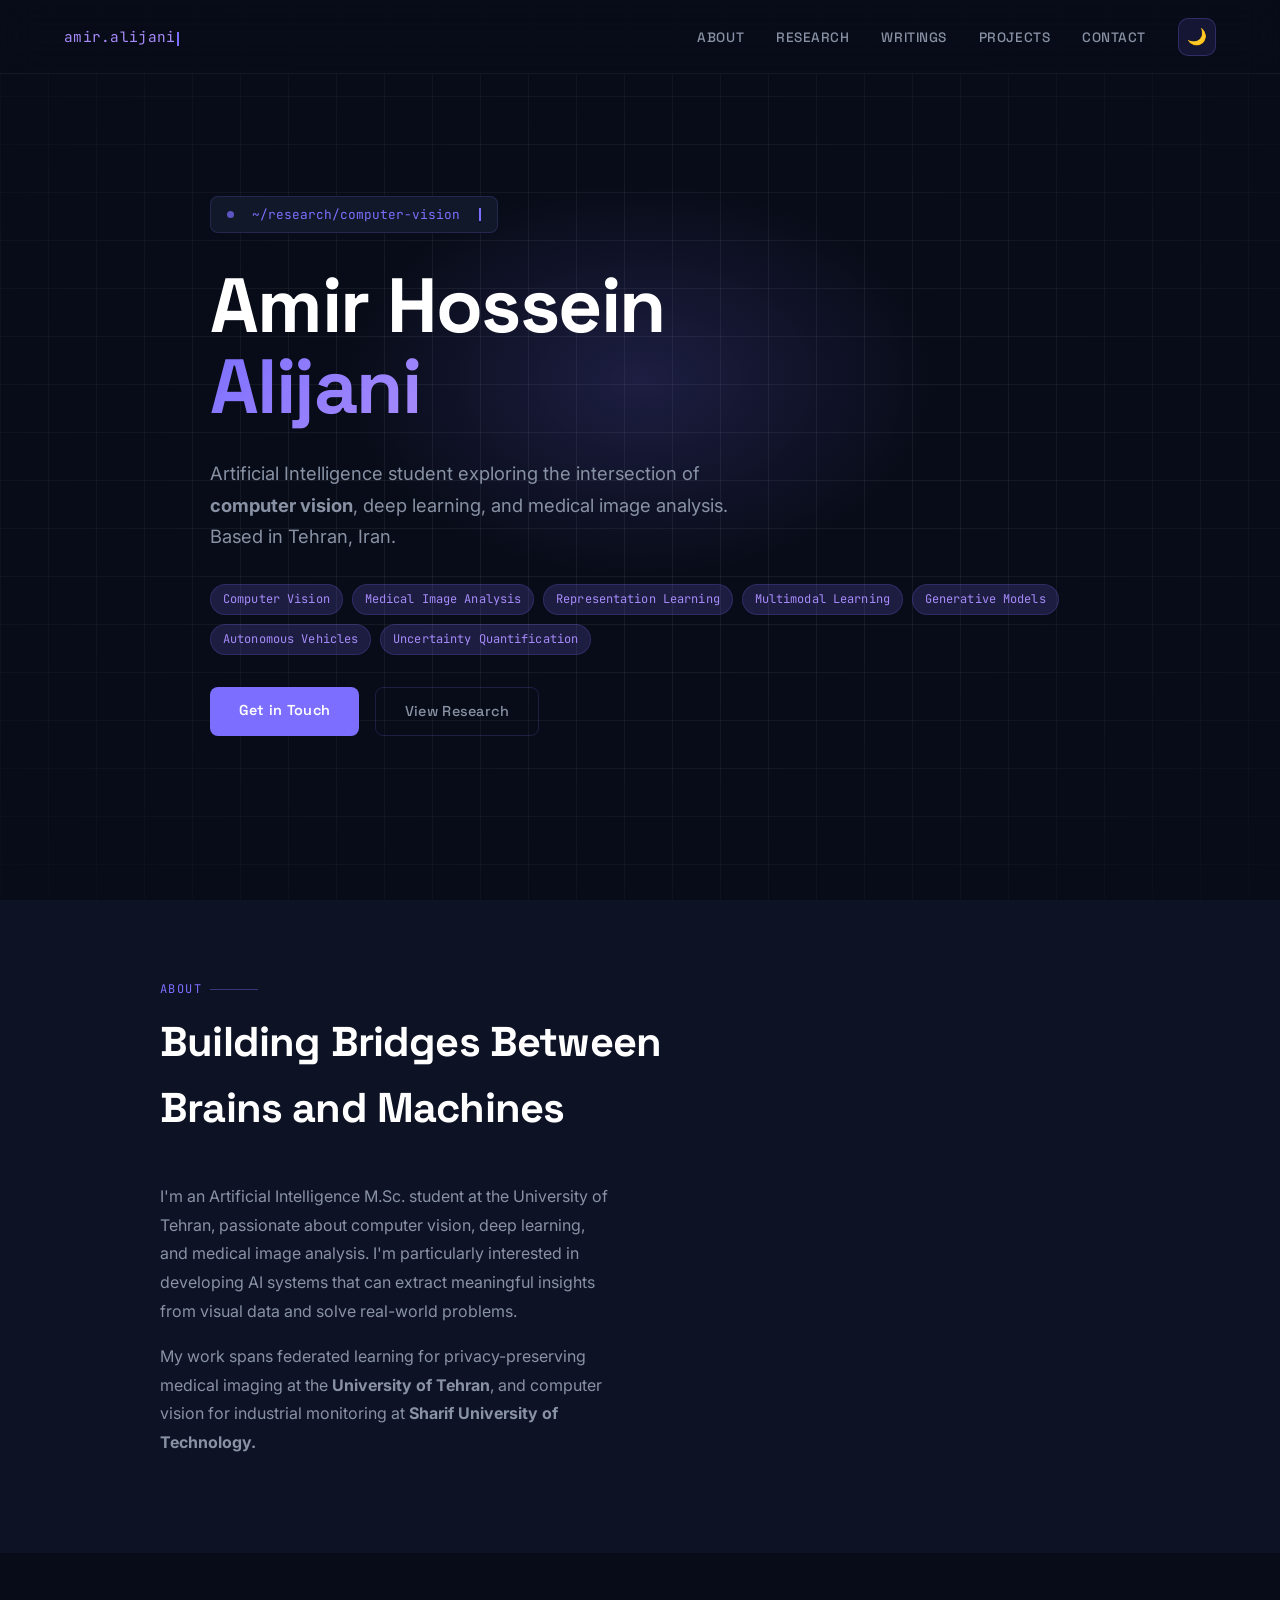
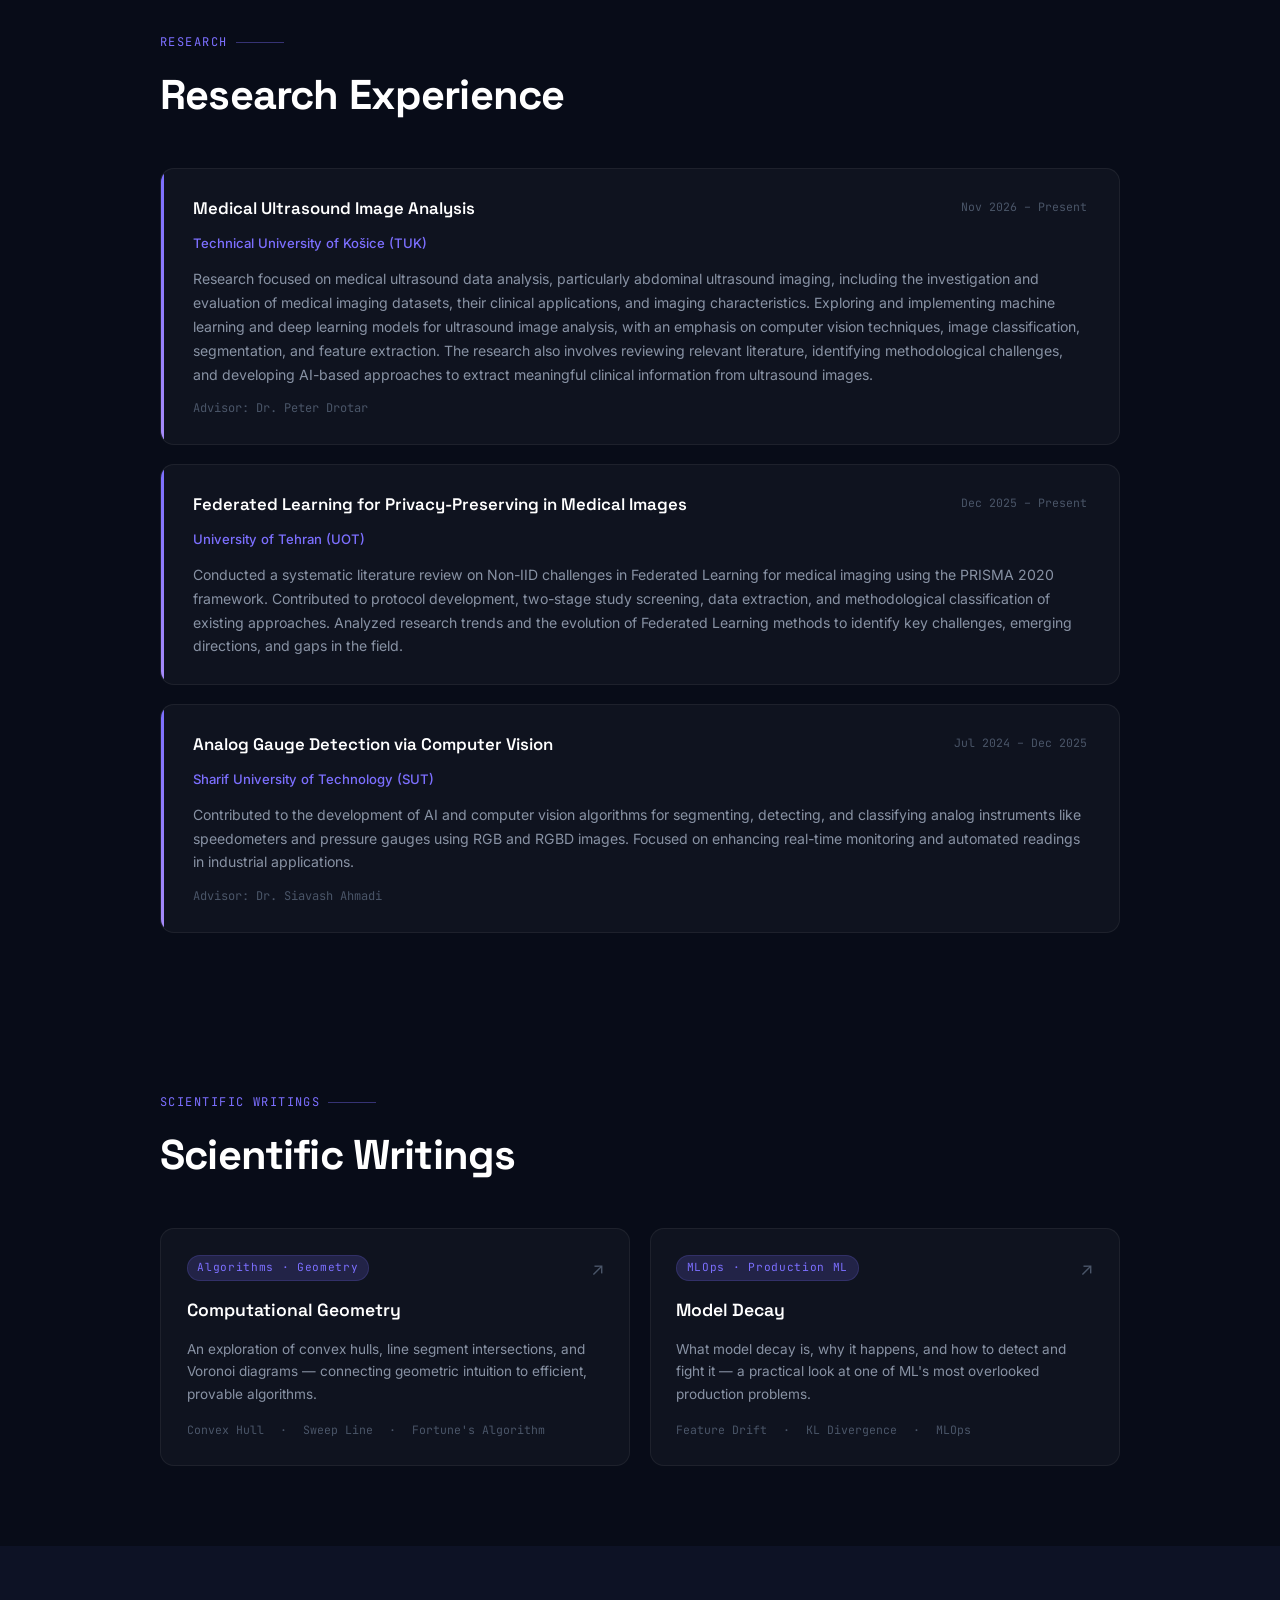
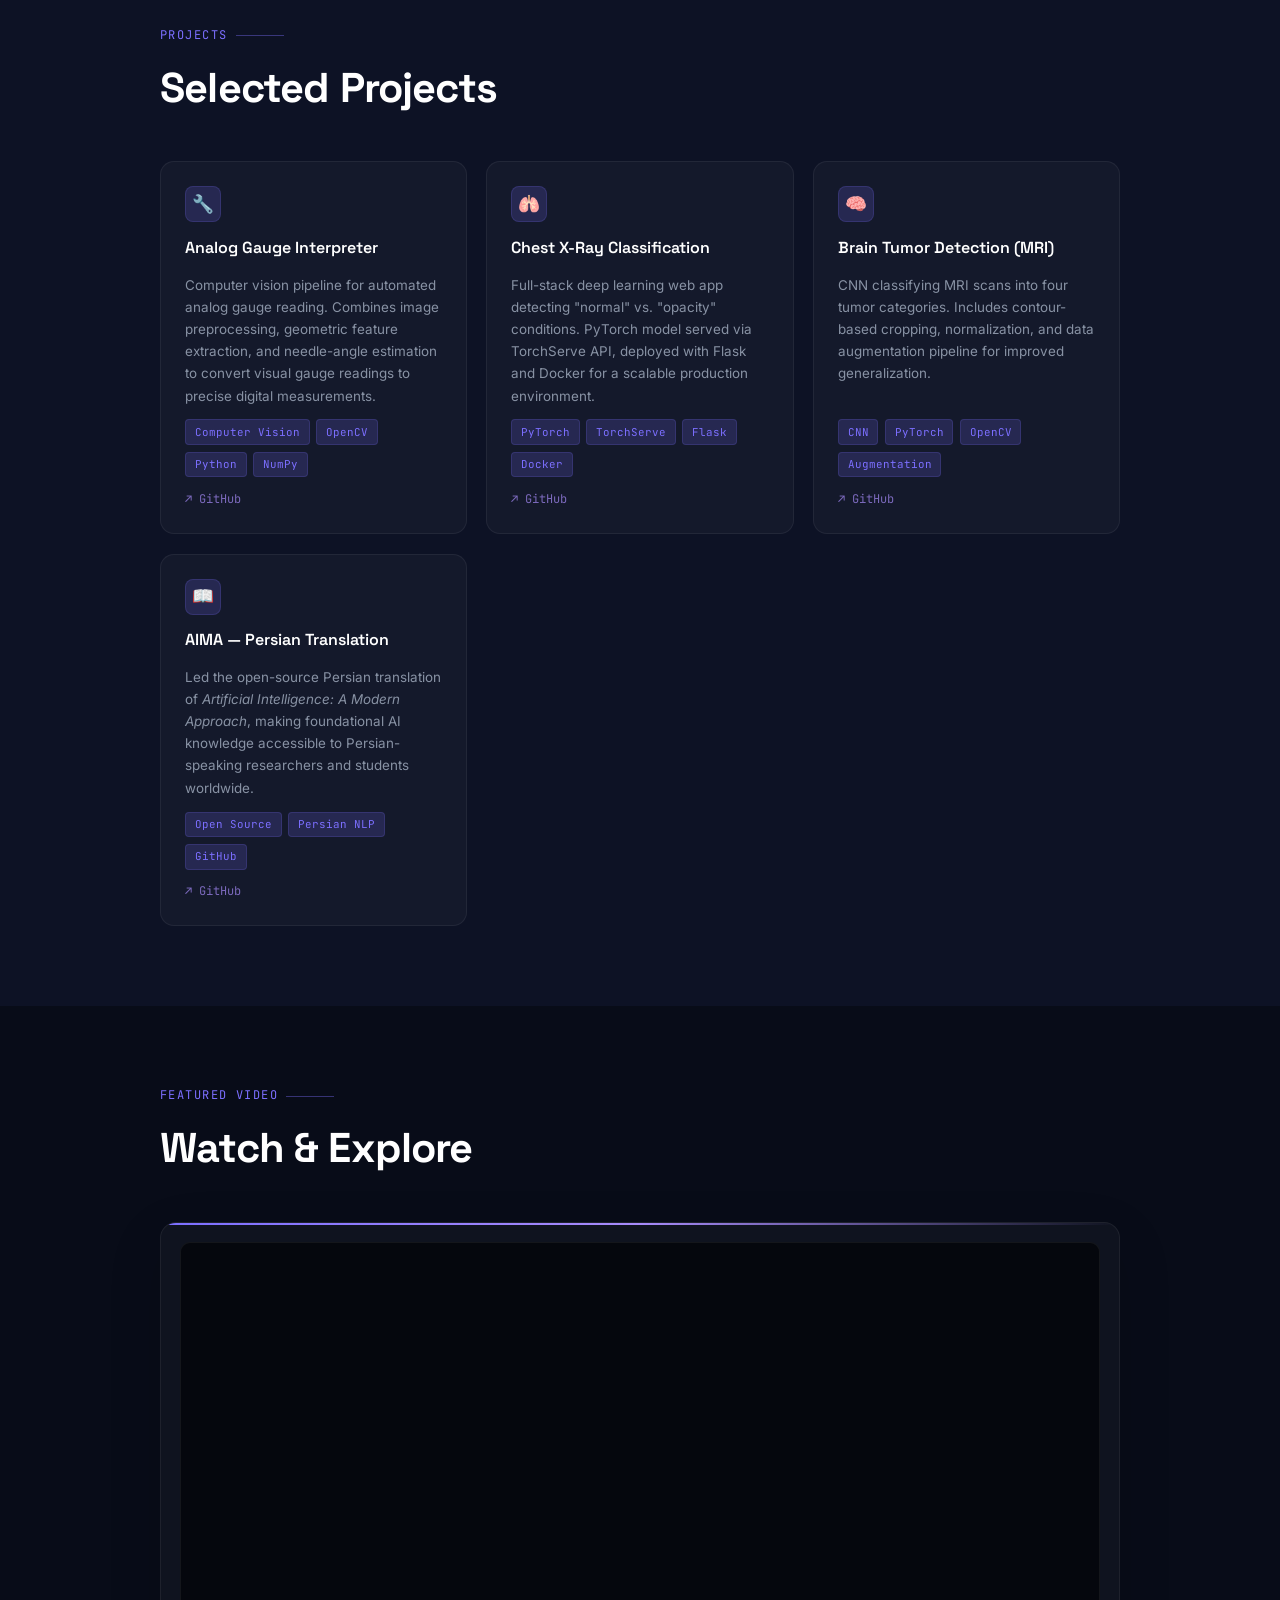
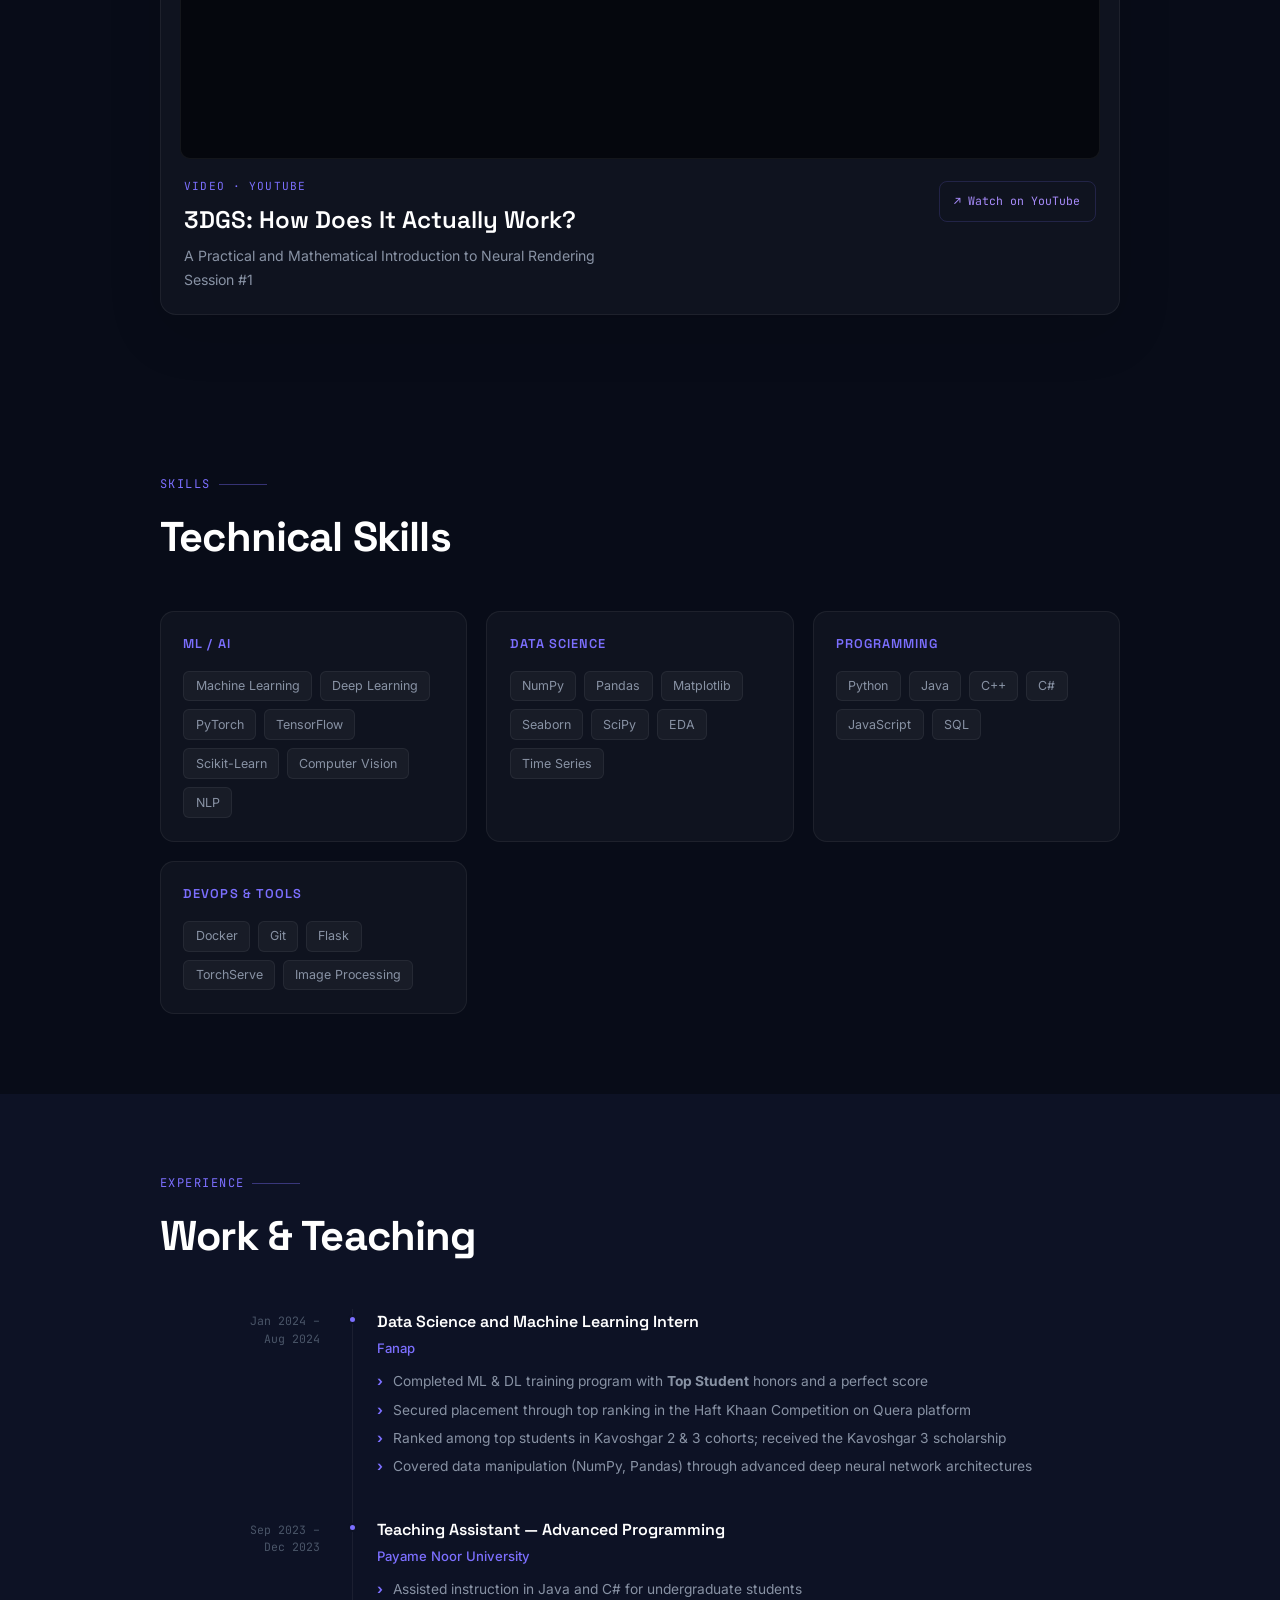
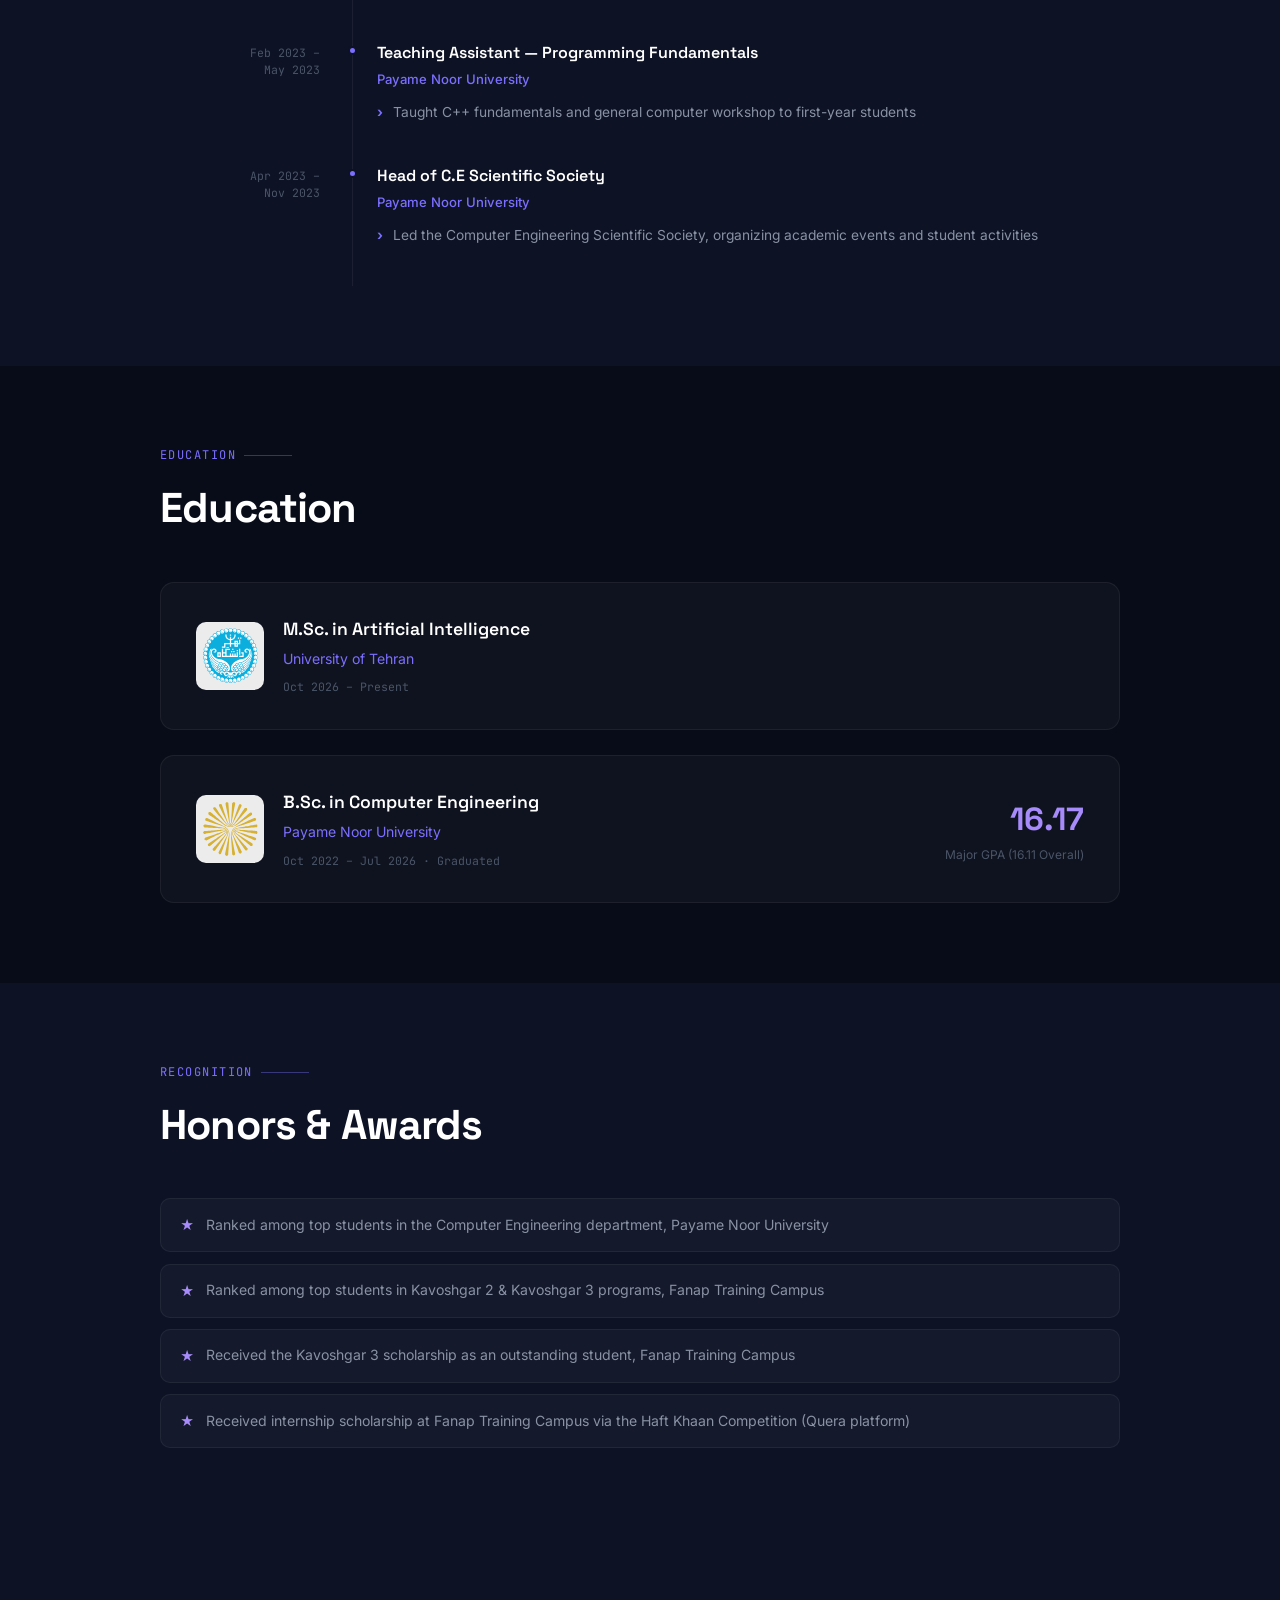
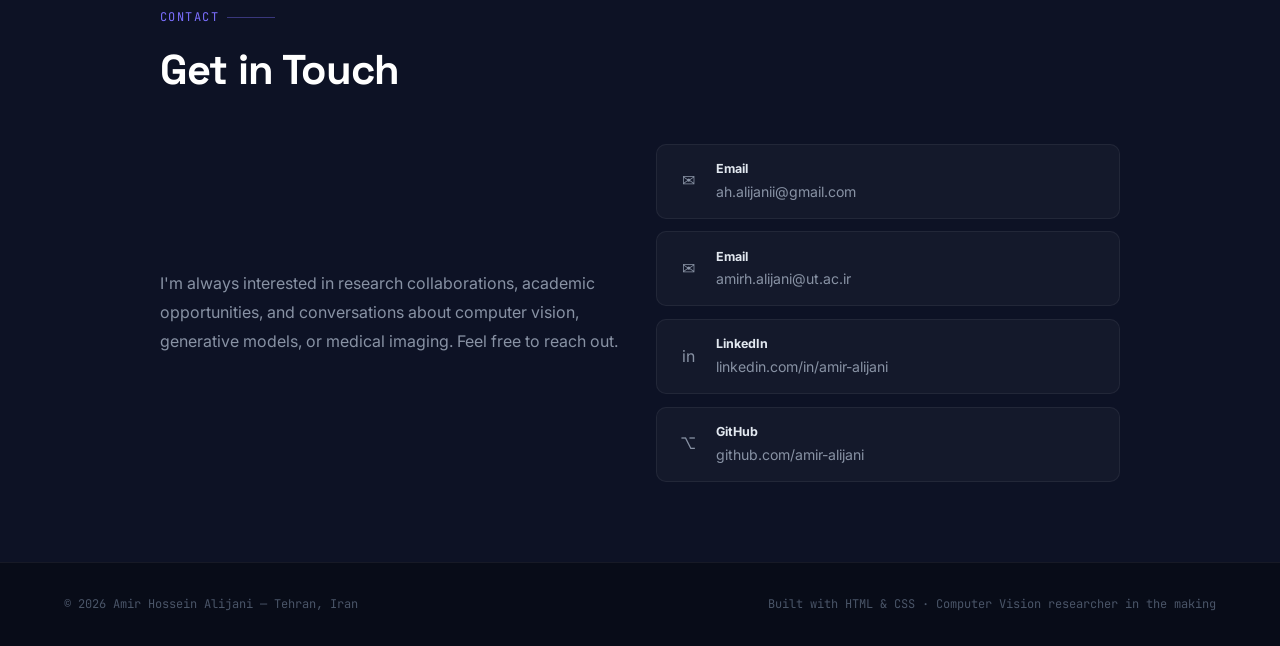
<file: index.html>
<!DOCTYPE html>
<html lang="en" data-theme="dark">
<head>
<meta charset="UTF-8" />
<meta name="viewport" content="width=device-width, initial-scale=1.0" />
<title>Amir Hossein Alijani</title>
<script src="theme.js"></script>
<link href="https://fonts.googleapis.com/css2?family=Space+Grotesk:wght@300;400;500;600;700&family=Inter:wght@300;400;500&family=JetBrains+Mono:wght@400;500&display=swap" rel="stylesheet" />
<style>
  /* ══════════════════════════════════════
     THEME VARIABLES
  ══════════════════════════════════════ */
  :root,
  [data-theme="dark"] {
    --bg:             #080c18;
    --bg2:            #0d1225;
    --bg3:            #111829;
    --accent:         #7c6fff;
    --accent2:        #a78bfa;
    --accent-glow:    rgba(124,111,255,0.18);
    --text:           #e2e8f0;
    --text-muted:     #8892a4;
    --text-dim:       #4a5568;
    --border:         rgba(124,111,255,0.18);
    --border-subtle:  rgba(255,255,255,0.06);
    --card:           rgba(255,255,255,0.03);
    --nav-bg:         rgba(8,12,24,0.88);
    --hero-h1:        #ffffff;
    --edu-degree:     #ffffff;
    --exp-role:       #ffffff;
    --rcard-title:    #ffffff;
    --pcard-title:    #ffffff;
    --gpa-val:        #a78bfa;
    --stat-val:       #a78bfa;
    --honor-star:     #a78bfa;
    --footer-bg:      transparent;
    --toggle-bg:      rgba(124,111,255,0.12);
    --toggle-border:  rgba(124,111,255,0.25);
    --skill-pill-bg:  rgba(255,255,255,0.04);
  }

  [data-theme="light"] {
    --bg:             #f5f6fa;
    --bg2:            #eef0f7;
    --bg3:            #e8eaf3;
    --accent:         #5b4fe8;
    --accent2:        #7c6fff;
    --accent-glow:    rgba(91,79,232,0.1);
    --text:           #1a1d2e;
    --text-muted:     #4a5168;
    --text-dim:       #8892a4;
    --border:         rgba(91,79,232,0.2);
    --border-subtle:  rgba(0,0,0,0.08);
    --card:           rgba(255,255,255,0.7);
    --nav-bg:         rgba(245,246,250,0.92);
    --hero-h1:        #1a1d2e;
    --edu-degree:     #1a1d2e;
    --exp-role:       #1a1d2e;
    --rcard-title:    #1a1d2e;
    --pcard-title:    #1a1d2e;
    --gpa-val:        #5b4fe8;
    --stat-val:       #5b4fe8;
    --honor-star:     #5b4fe8;
    --footer-bg:      transparent;
    --toggle-bg:      rgba(91,79,232,0.08);
    --toggle-border:  rgba(91,79,232,0.2);
    --skill-pill-bg:  rgba(0,0,0,0.04);
  }

  /* ══════════════════════════════════════
     TRANSITION for theme switch
  ══════════════════════════════════════ */
  *, *::before, *::after {
    box-sizing: border-box; margin: 0; padding: 0;
    transition: background-color 0.25s ease, border-color 0.25s ease, color 0.25s ease;
  }
  html { scroll-behavior: smooth; }
  body {
    background: var(--bg);
    color: var(--text);
    font-family: 'Inter', sans-serif;
    line-height: 1.6;
    overflow-x: hidden;
  }

  /* ══════════════════════════════════════
     THEME TOGGLE BUTTON
  ══════════════════════════════════════ */
  .theme-toggle-btn {
    width: 38px; height: 38px;
    border-radius: 10px;
    background: var(--toggle-bg);
    border: 1px solid var(--toggle-border);
    cursor: pointer;
    display: flex; align-items: center; justify-content: center;
    position: relative; flex-shrink: 0;
    transition: background 0.2s, border-color 0.2s, transform 0.15s;
  }
  .theme-toggle-btn:hover { transform: scale(1.08); }
  .theme-icon { position: absolute; font-size: 1rem; transition: opacity 0.25s; }
  .theme-icon-moon { opacity: 1; }
  .theme-icon-sun  { opacity: 0; }
  [data-theme="light"] .theme-icon-moon { opacity: 0; }
  [data-theme="light"] .theme-icon-sun  { opacity: 1; }

  /* ══════════════════════════════════════
     NAV
  ══════════════════════════════════════ */
  nav {
    position: fixed; top: 0; left: 0; right: 0; z-index: 100;
    display: flex; justify-content: space-between; align-items: center;
    padding: 1.1rem 5vw;
    background: var(--nav-bg);
    backdrop-filter: blur(16px);
    border-bottom: 1px solid var(--border-subtle);
  }
  .nav-logo {
    font-family: 'JetBrains Mono', monospace;
    font-size: 0.9rem; color: var(--accent2); letter-spacing: 0.02em;
  }
  .nav-right { display: flex; align-items: center; gap: 2rem; }
  .nav-links { display: flex; gap: 2rem; list-style: none; }
  .nav-links a {
    font-family: 'Space Grotesk', sans-serif;
    font-size: 0.85rem; font-weight: 500;
    color: var(--text-muted); text-decoration: none;
    letter-spacing: 0.04em; text-transform: uppercase;
    transition: color 0.2s;
  }
  .nav-links a:hover { color: var(--accent2); }

  /* ══════════════════════════════════════
     HERO
  ══════════════════════════════════════ */
  #hero {
    min-height: 100vh;
    display: flex; align-items: center; justify-content: center;
    padding: 6rem 5vw 4rem;
    position: relative; overflow: hidden;
  }
  .hero-grid-bg {
    position: absolute; inset: 0;
    background-image:
      linear-gradient(var(--border-subtle) 1px, transparent 1px),
      linear-gradient(90deg, var(--border-subtle) 1px, transparent 1px);
    background-size: 48px 48px;
    mask-image: radial-gradient(ellipse 80% 80% at 50% 50%, black 30%, transparent 100%);
    pointer-events: none;
  }
  .hero-glow {
    position: absolute; top: 20%; left: 50%; transform: translateX(-50%);
    width: 600px; height: 400px;
    background: radial-gradient(ellipse, var(--accent-glow) 0%, transparent 70%);
    pointer-events: none;
  }
  .hero-inner {
    max-width: 860px; width: 100%;
    display: flex; flex-direction: column; gap: 2rem;
    position: relative; z-index: 1;
  }
  .hero-terminal {
    display: inline-flex; align-items: center; gap: 0.6rem;
    background: var(--bg3); border: 1px solid var(--border);
    border-radius: 8px; padding: 0.45rem 1rem;
    font-family: 'JetBrains Mono', monospace; font-size: 0.8rem;
    color: var(--accent); align-self: flex-start;
  }
  .terminal-dot { width: 7px; height: 7px; border-radius: 50%; background: var(--accent); opacity: 0.7; }
  .cursor {
    display: inline-block; width: 2px; height: 1em;
    background: var(--accent); margin-left: 2px;
    animation: blink 1.1s step-end infinite; vertical-align: text-bottom;
  }
  @keyframes blink { 0%,100%{opacity:1} 50%{opacity:0} }

  h1 {
    font-family: 'Space Grotesk', sans-serif;
    font-size: clamp(2.8rem, 6vw, 5rem); font-weight: 700;
    line-height: 1.05; letter-spacing: -0.02em;
    color: var(--hero-h1);
  }
  h1 .accent-word {
    background: linear-gradient(135deg, var(--accent) 0%, var(--accent2) 100%);
    -webkit-background-clip: text; -webkit-text-fill-color: transparent; background-clip: text;
  }
  .hero-tagline { font-size: 1.15rem; color: var(--text-muted); max-width: 560px; line-height: 1.7; }
  .hero-interests { display: flex; flex-wrap: wrap; gap: 0.55rem; }
  .tag {
    font-family: 'JetBrains Mono', monospace; font-size: 0.75rem;
    padding: 0.3rem 0.75rem; border-radius: 999px;
    border: 1px solid var(--border); color: var(--accent2);
    background: var(--accent-glow); letter-spacing: 0.01em;
  }
  .hero-cta { display: flex; gap: 1rem; flex-wrap: wrap; }
  .btn-primary {
    font-family: 'Space Grotesk', sans-serif; font-size: 0.9rem; font-weight: 600;
    padding: 0.75rem 1.8rem; background: var(--accent); color: #fff;
    border: none; border-radius: 8px; cursor: pointer; text-decoration: none;
    letter-spacing: 0.02em; transition: opacity 0.2s, transform 0.15s; display: inline-block;
  }
  .btn-primary:hover { opacity: 0.88; transform: translateY(-1px); }
  .btn-ghost {
    font-family: 'Space Grotesk', sans-serif; font-size: 0.9rem; font-weight: 500;
    padding: 0.75rem 1.8rem; background: transparent; color: var(--text-muted);
    border: 1px solid var(--border); border-radius: 8px; cursor: pointer;
    text-decoration: none; letter-spacing: 0.02em;
    transition: border-color 0.2s, color 0.2s; display: inline-block;
  }
  .btn-ghost:hover { border-color: var(--accent2); color: var(--accent2); }

  /* ══════════════════════════════════════
     SECTIONS
  ══════════════════════════════════════ */
  section { padding: 5rem 5vw; }
  .section-inner { max-width: 960px; margin: 0 auto; }
  .section-label {
    font-family: 'JetBrains Mono', monospace; font-size: 0.75rem;
    color: var(--accent); letter-spacing: 0.12em; text-transform: uppercase;
    margin-bottom: 0.6rem; display: flex; align-items: center; gap: 0.5rem;
  }
  .section-label::after {
    content: ''; flex: 1; max-width: 48px;
    height: 1px; background: var(--accent); opacity: 0.4;
  }
  h2 {
    font-family: 'Space Grotesk', sans-serif;
    font-size: clamp(1.8rem, 3.5vw, 2.6rem); font-weight: 700;
    color: var(--hero-h1); margin-bottom: 2.5rem; letter-spacing: -0.02em;
  }

  /* ── ABOUT ── */
  #about { background: var(--bg2); }
  .about-grid { display: grid; grid-template-columns: 1fr 1fr; gap: 3rem; align-items: start; }
  .about-text p { color: var(--text-muted); margin-bottom: 1rem; font-size: 1rem; line-height: 1.8; }
  .about-stats { display: grid; grid-template-columns: 1fr 1fr; gap: 1rem; }
  .stat-card {
    background: var(--card); border: 1px solid var(--border-subtle);
    border-radius: 12px; padding: 1.2rem 1.4rem;
  }
  .stat-val { font-family: 'Space Grotesk', sans-serif; font-size: 1.8rem; font-weight: 700; color: var(--stat-val); }
  .stat-lbl { font-size: 0.8rem; color: var(--text-dim); margin-top: 0.2rem; }

  /* ── RESEARCH ── */
  .research-cards { display: flex; flex-direction: column; gap: 1.2rem; }
  .rcard {
    background: var(--card); border: 1px solid var(--border-subtle);
    border-radius: 14px; padding: 1.6rem 2rem;
    transition: border-color 0.2s, transform 0.2s; position: relative; overflow: hidden;
  }
  .rcard::before {
    content: ''; position: absolute; left: 0; top: 0; bottom: 0; width: 3px;
    background: linear-gradient(to bottom, var(--accent), var(--accent2)); border-radius: 3px;
  }
  .rcard:hover { border-color: var(--border); transform: translateX(4px); }
  .rcard-header { display: flex; justify-content: space-between; align-items: flex-start; gap: 1rem; margin-bottom: 0.7rem; }
  .rcard-title { font-family: 'Space Grotesk', sans-serif; font-size: 1.05rem; font-weight: 600; color: var(--rcard-title); }
  .rcard-date { font-family: 'JetBrains Mono', monospace; font-size: 0.72rem; color: var(--text-dim); white-space: nowrap; padding-top: 0.2rem; }
  .rcard-inst { font-size: 0.82rem; color: var(--accent); margin-bottom: 0.8rem; font-weight: 500; }
  .rcard-desc { font-size: 0.88rem; color: var(--text-muted); line-height: 1.7; }
  .rcard-advisor { margin-top: 0.8rem; font-family: 'JetBrains Mono', monospace; font-size: 0.75rem; color: var(--text-dim); }

  /* ── PROJECTS ── */
  #projects { background: var(--bg2); }
  .project-grid { display: grid; grid-template-columns: repeat(auto-fill, minmax(280px, 1fr)); gap: 1.2rem; }
  .pcard {
    background: var(--card); border: 1px solid var(--border-subtle);
    border-radius: 14px; padding: 1.5rem;
    display: flex; flex-direction: column; gap: 0.8rem;
    transition: border-color 0.2s, transform 0.2s;
  }
  .pcard:hover { border-color: var(--border); transform: translateY(-3px); }
  .pcard-icon {
    width: 36px; height: 36px; border-radius: 8px;
    background: var(--accent-glow); border: 1px solid var(--border);
    display: flex; align-items: center; justify-content: center; font-size: 1.1rem;
  }
  .pcard-title { font-family: 'Space Grotesk', sans-serif; font-size: 1rem; font-weight: 600; color: var(--pcard-title); }
  .pcard-desc { font-size: 0.84rem; color: var(--text-muted); line-height: 1.65; flex: 1; }
  .pcard-tech { display: flex; flex-wrap: wrap; gap: 0.4rem; }
  .tech-pill {
    font-family: 'JetBrains Mono', monospace; font-size: 0.68rem;
    padding: 0.2rem 0.55rem; border-radius: 4px;
    background: var(--accent-glow); color: var(--accent);
    border: 1px solid var(--border);
  }
  .pcard-link {
    font-family: 'JetBrains Mono', monospace; font-size: 0.75rem;
    color: var(--accent2); text-decoration: none;
    display: flex; align-items: center; gap: 0.3rem;
    opacity: 0.7; transition: opacity 0.2s; align-self: flex-start;
  }
  .pcard-link:hover { opacity: 1; }

  /* ── WRITINGS ── */
  #writings { background: var(--bg); }
  .writings-grid { display: grid; grid-template-columns: repeat(auto-fill, minmax(320px, 1fr)); gap: 1.2rem; }
  .wcard {
    background: var(--card); border: 1px solid var(--border-subtle);
    border-radius: 14px; padding: 1.6rem;
    display: flex; flex-direction: column; gap: 1rem;
    text-decoration: none;
    transition: border-color 0.25s, transform 0.2s, box-shadow 0.2s;
    position: relative; overflow: hidden;
  }
  .wcard::after {
    content: ''; position: absolute; inset: 0;
    background: linear-gradient(135deg, var(--accent-glow) 0%, transparent 60%);
    opacity: 0; transition: opacity 0.25s;
  }
  .wcard:hover { border-color: var(--border); transform: translateY(-4px); box-shadow: 0 12px 40px rgba(124,111,255,0.12); }
  .wcard:hover::after { opacity: 1; }
  .wcard-top { display: flex; justify-content: space-between; align-items: flex-start; gap: 1rem; position: relative; z-index: 1; }
  .wcard-tag {
    font-family: 'JetBrains Mono', monospace; font-size: 0.7rem;
    color: var(--accent); background: var(--accent-glow);
    border: 1px solid var(--border); padding: 0.2rem 0.6rem;
    border-radius: 999px; letter-spacing: 0.06em;
  }
  .wcard-arrow { font-size: 1.1rem; color: var(--text-dim); transition: color 0.2s, transform 0.2s; }
  .wcard:hover .wcard-arrow { color: var(--accent2); transform: translate(3px,-3px); }
  .wcard-title {
    font-family: 'Space Grotesk', sans-serif; font-size: 1.1rem; font-weight: 600;
    color: var(--rcard-title); line-height: 1.3; position: relative; z-index: 1;
  }
  .wcard-desc { font-size: 0.85rem; color: var(--text-muted); line-height: 1.65; position: relative; z-index: 1; }
  .wcard-meta {
    display: flex; gap: 1rem; flex-wrap: wrap;
    font-family: 'JetBrains Mono', monospace; font-size: 0.72rem;
    color: var(--text-dim); position: relative; z-index: 1;
  }

  /* ── FEATURED VIDEO ── */
  #featured-video { background: var(--bg); }
  .video-card {
    position: relative;
    overflow: hidden;
    background: var(--card);
    border: 1px solid var(--border-subtle);
    border-radius: 16px;
    padding: 1.2rem;
    box-shadow: 0 18px 55px rgba(0,0,0,0.12);
  }
  .video-card::before {
    content: '';
    position: absolute;
    top: 0; left: 0; right: 0;
    height: 2px;
    background: linear-gradient(90deg, var(--accent), var(--accent2), transparent);
  }
  .video-frame {
    position: relative;
    width: 100%;
    aspect-ratio: 16 / 9;
    overflow: hidden;
    border-radius: 10px;
    background: #05070d;
    border: 1px solid var(--border-subtle);
  }
  .video-frame iframe {
    position: absolute;
    inset: 0;
    width: 100%;
    height: 100%;
    border: 0;
  }
  .video-card-info {
    display: flex;
    align-items: flex-start;
    justify-content: space-between;
    gap: 1.5rem;
    padding: 1.2rem 0.25rem 0.15rem;
  }
  .video-card-copy { min-width: 0; }
  .video-kicker {
    font-family: 'JetBrains Mono', monospace;
    font-size: 0.7rem;
    color: var(--accent);
    letter-spacing: 0.1em;
    text-transform: uppercase;
    margin-bottom: 0.45rem;
  }
  .video-title {
    font-family: 'Space Grotesk', sans-serif;
    font-size: clamp(1.15rem, 2.5vw, 1.5rem);
    line-height: 1.3;
    font-weight: 600;
    color: var(--hero-h1);
    margin-bottom: 0.55rem;
  }
  .video-description {
    color: var(--text-muted);
    font-size: 0.88rem;
    line-height: 1.75;
    max-width: 680px;
  }
  .video-watch-link {
    display: inline-flex;
    align-items: center;
    gap: 0.45rem;
    flex-shrink: 0;
    margin-top: 0.15rem;
    padding: 0.65rem 0.9rem;
    border: 1px solid var(--border);
    border-radius: 8px;
    color: var(--accent2);
    text-decoration: none;
    font-family: 'JetBrains Mono', monospace;
    font-size: 0.72rem;
    transition: background 0.2s, transform 0.2s;
  }
  .video-watch-link:hover {
    background: var(--accent-glow);
    transform: translateY(-2px);
  }

  /* ── SKILLS ── */
  .skills-grid { display: grid; grid-template-columns: repeat(auto-fill, minmax(260px, 1fr)); gap: 1.2rem; }
  .skill-group {
    background: var(--card); border: 1px solid var(--border-subtle);
    border-radius: 14px; padding: 1.4rem;
  }
  .skill-group-title {
    font-family: 'Space Grotesk', sans-serif; font-size: 0.8rem; font-weight: 600;
    text-transform: uppercase; letter-spacing: 0.08em; color: var(--accent); margin-bottom: 1rem;
  }
  .skill-pills { display: flex; flex-wrap: wrap; gap: 0.5rem; }
  .skill-pill {
    font-size: 0.78rem; padding: 0.28rem 0.7rem; border-radius: 6px;
    background: var(--skill-pill-bg); color: var(--text-muted);
    border: 1px solid var(--border-subtle);
  }

  /* ── EXPERIENCE ── */
  #experience { background: var(--bg2); }
  .exp-timeline { display: flex; flex-direction: column; }
  .exp-item { display: grid; grid-template-columns: 160px 1fr; gap: 0 2rem; }
  .exp-time-col { padding-top: 0.2rem; text-align: right; }
  .exp-date { font-family: 'JetBrains Mono', monospace; font-size: 0.72rem; color: var(--text-dim); line-height: 1.5; }
  .exp-body-col {
    padding-left: 1.5rem; border-left: 1px solid var(--border-subtle);
    padding-bottom: 2.5rem; position: relative;
  }
  .exp-body-col::before {
    content: ''; position: absolute; left: -5px; top: 6px;
    width: 9px; height: 9px; border-radius: 50%;
    background: var(--accent); border: 2px solid var(--bg2);
  }
  .exp-role { font-family: 'Space Grotesk', sans-serif; font-size: 1rem; font-weight: 600; color: var(--exp-role); margin-bottom: 0.2rem; }
  .exp-org { font-size: 0.82rem; color: var(--accent); margin-bottom: 0.7rem; font-weight: 500; }
  .exp-bullets { list-style: none; display: flex; flex-direction: column; gap: 0.4rem; }
  .exp-bullets li { font-size: 0.86rem; color: var(--text-muted); padding-left: 1rem; position: relative; line-height: 1.6; }
  .exp-bullets li::before { content: '›'; position: absolute; left: 0; color: var(--accent); font-weight: 700; }

  /* ── EDUCATION ── */
  .edu-card {
    background: var(--card); border: 1px solid var(--border-subtle);
    border-radius: 14px; padding: 2rem 2.2rem;
    display: flex; justify-content: space-between; align-items: center; gap: 2rem;
  }
  .edu-school-info { display: flex; align-items: center; gap: 1.2rem; min-width: 0; }
  .edu-school-logo {
    width: 68px; height: 68px; object-fit: contain; flex-shrink: 0;
    padding: 0.35rem; border-radius: 10px;
    background: rgba(255,255,255,0.92); border: 1px solid var(--border-subtle);
  }
  .edu-degree { font-family: 'Space Grotesk', sans-serif; font-size: 1.1rem; font-weight: 600; color: var(--edu-degree); margin-bottom: 0.3rem; }
  .edu-school { font-size: 0.88rem; color: var(--accent); margin-bottom: 0.5rem; }
  .edu-period { font-family: 'JetBrains Mono', monospace; font-size: 0.72rem; color: var(--text-dim); }
  .edu-gpa-block { text-align: right; flex-shrink: 0; }
  .gpa-val { font-family: 'Space Grotesk', sans-serif; font-size: 2rem; font-weight: 700; color: var(--gpa-val); }
  .gpa-lbl { font-size: 0.75rem; color: var(--text-dim); }

  /* ── HONORS ── */
  .honors-list { display: flex; flex-direction: column; gap: 0.7rem; }
  .honor-item {
    display: flex; align-items: flex-start; gap: 0.75rem;
    padding: 0.9rem 1.2rem; background: var(--card);
    border: 1px solid var(--border-subtle); border-radius: 10px;
  }
  .honor-star { color: var(--honor-star); font-size: 0.85rem; flex-shrink: 0; padding-top: 0.1rem; }
  .honor-text { font-size: 0.88rem; color: var(--text-muted); line-height: 1.6; }

  /* ── CONTACT ── */
  #contact { background: var(--bg2); }
  .contact-grid { display: grid; grid-template-columns: 1fr 1fr; gap: 2rem; align-items: center; }
  .contact-text p { color: var(--text-muted); line-height: 1.8; }
  .contact-links { display: flex; flex-direction: column; gap: 0.8rem; }
  .contact-item {
    display: flex; align-items: center; gap: 1rem;
    padding: 0.9rem 1.2rem; background: var(--card);
    border: 1px solid var(--border-subtle); border-radius: 10px;
    text-decoration: none; transition: border-color 0.2s;
  }
  .contact-item:hover { border-color: var(--border); }
  .contact-icon { font-size: 1rem; width: 24px; text-align: center; color: var(--text-muted); }
  .contact-val { font-size: 0.88rem; color: var(--text-muted); }
  .contact-val strong { color: var(--text); display: block; font-size: 0.78rem; margin-bottom: 0.1rem; }

  /* ── FOOTER ── */
  footer {
    padding: 2rem 5vw; border-top: 1px solid var(--border-subtle);
    display: flex; justify-content: space-between; align-items: center; flex-wrap: wrap; gap: 1rem;
  }
  footer p { font-family: 'JetBrains Mono', monospace; font-size: 0.75rem; color: var(--text-dim); }

  /* ── RESPONSIVE ── */
  @media (max-width: 720px) {
    .about-grid { grid-template-columns: 1fr; }
    .contact-grid { grid-template-columns: 1fr; }
    .exp-item { grid-template-columns: 1fr; }
    .exp-time-col { text-align: left; }
    .exp-body-col { padding-left: 1rem; }
    .edu-card { flex-direction: column; }
    .edu-gpa-block { text-align: left; }
    .nav-links { display: none; }
  }
  @media (max-width: 720px) {
    .video-card { padding: 0.7rem; }
    .video-card-info { flex-direction: column; gap: 1rem; padding: 1rem 0.2rem 0.2rem; }
    .video-watch-link { align-self: flex-start; }
  }
  @media (prefers-reduced-motion: reduce) {
    .cursor { animation: none; }
  }
</style>
</head>
<body>

<!-- NAV -->
<nav>
  <span class="nav-logo">amir.alijani<span class="cursor"></span></span>
  <div class="nav-right">
    <ul class="nav-links">
      <li><a href="#about">About</a></li>
      <li><a href="#research">Research</a></li>
      <li><a href="#writings">Writings</a></li>
      <li><a href="#projects">Projects</a></li>
      <li><a href="#contact">Contact</a></li>
    </ul>
    <button class="theme-toggle-btn" onclick="__themeToggle()" aria-label="Switch theme">
      <span class="theme-icon theme-icon-moon">🌙</span>
      <span class="theme-icon theme-icon-sun">☀️</span>
    </button>
  </div>
</nav>

<!-- HERO -->
<section id="hero">
  <div class="hero-grid-bg"></div>
  <div class="hero-glow"></div>
  <div class="hero-inner">
    <div class="hero-terminal">
      <span class="terminal-dot"></span>
      &nbsp;~/research/computer-vision&nbsp;<span class="cursor"></span>
    </div>
    <h1>Amir Hossein<br /><span class="accent-word">Alijani</span></h1>
    <p class="hero-tagline">
      Artificial Intelligence student exploring the intersection of <strong>computer vision</strong>, deep learning, and medical image analysis. Based in Tehran, Iran.
    </p>
    <div class="hero-interests">
      <span class="tag">Computer Vision</span>
      <span class="tag">Medical Image Analysis</span>
      <span class="tag">Representation Learning</span>
      <span class="tag">Multimodal Learning</span>
      <span class="tag">Generative Models</span>
      <span class="tag">Autonomous Vehicles</span>
      <span class="tag">Uncertainty Quantification</span>
    </div>
    <div class="hero-cta">
      <a href="mailto:ah.alijanii@gmail.com" class="btn-primary">Get in Touch</a>
      <a href="#research" class="btn-ghost">View Research</a>
    </div>
  </div>
</section>

<!-- ABOUT -->
<section id="about">
  <div class="section-inner">
    <div class="section-label">About</div>
    <h2>Building Bridges Between<br />Brains and Machines</h2>
    <div class="about-grid">
      <div class="about-text">
        <p>I'm an Artificial Intelligence M.Sc. student at the University of Tehran, passionate about computer vision, deep learning, and medical image analysis. I'm particularly interested in developing AI systems that can extract meaningful insights from visual data and solve real-world problems.</p>
        <p>My work spans federated learning for privacy-preserving medical imaging at the <strong>University of Tehran</strong>, and computer vision for industrial monitoring at <strong>Sharif University of Technology.</strong></p>
      </div>
    </div>
  </div>
</section>

<!-- RESEARCH -->
<section id="research">
  <div class="section-inner">
    <div class="section-label">Research</div>
    <h2>Research Experience</h2>
    <div class="research-cards">
      <div class="rcard">
        <div class="rcard-header">
          <div class="rcard-title">Medical Ultrasound Image Analysis</div>
          <div class="rcard-date">Nov 2026 – Present</div>
        </div>
        <div class="rcard-inst">Technical University of Košice (TUK)</div>
        <div class="rcard-desc">Research focused on medical ultrasound data analysis, particularly abdominal ultrasound imaging, including the investigation and evaluation of medical imaging datasets, their clinical applications, and imaging characteristics. Exploring and implementing machine learning and deep learning models for ultrasound image analysis, with an emphasis on computer vision techniques, image classification, segmentation, and feature extraction. The research also involves reviewing relevant literature, identifying methodological challenges, and developing AI-based approaches to extract meaningful clinical information from ultrasound images.</div>
        <div class="rcard-advisor">Advisor: Dr. Peter Drotar</div>
      </div>
      <div class="rcard">
        <div class="rcard-header">
          <div class="rcard-title">Federated Learning for Privacy-Preserving in Medical Images</div>
          <div class="rcard-date">Dec 2025 – Present</div>
        </div>
        <div class="rcard-inst">University of Tehran (UOT)</div>
        <div class="rcard-desc">Conducted a systematic literature review on Non-IID challenges in Federated Learning for medical imaging using the PRISMA 2020 framework. Contributed to protocol development, two-stage study screening, data extraction, and methodological classification of existing approaches. Analyzed research trends and the evolution of Federated Learning methods to identify key challenges, emerging directions, and gaps in the field.</div>
      </div>
      <div class="rcard">
        <div class="rcard-header">
          <div class="rcard-title">Analog Gauge Detection via Computer Vision</div>
          <div class="rcard-date">Jul 2024 – Dec 2025</div>
        </div>
        <div class="rcard-inst">Sharif University of Technology (SUT)</div>
        <div class="rcard-desc">Contributed to the development of AI and computer vision algorithms for segmenting, detecting, and classifying analog instruments like speedometers and pressure gauges using RGB and RGBD images. Focused on enhancing real-time monitoring and automated readings in industrial applications.</div>
        <div class="rcard-advisor">Advisor: Dr. Siavash Ahmadi</div>
      </div>
    </div>
  </div>
</section>

<!-- WRITINGS -->
<section id="writings">
  <div class="section-inner">
    <div class="section-label">Scientific Writings</div>
    <h2>Scientific Writings</h2>
    <div class="writings-grid">
      <a href="writings/computational-geometry.html" class="wcard">
        <div class="wcard-top">
          <span class="wcard-tag">Algorithms · Geometry</span>
          <span class="wcard-arrow">↗</span>
        </div>
        <div class="wcard-title">Computational Geometry</div>
        <div class="wcard-desc">An exploration of convex hulls, line segment intersections, and Voronoi diagrams — connecting geometric intuition to efficient, provable algorithms.</div>
        <div class="wcard-meta">
          <span>Convex Hull</span>
          <span>·</span>
          <span>Sweep Line</span>
          <span>·</span>
          <span>Fortune's Algorithm</span>
        </div>
      </a>

      <a href="writings/model-decay.html" class="wcard">
        <div class="wcard-top">
          <span class="wcard-tag">MLOps · Production ML</span>
          <span class="wcard-arrow">↗</span>
        </div>
        <div class="wcard-title">Model Decay</div>
        <div class="wcard-desc">What model decay is, why it happens, and how to detect and fight it — a practical look at one of ML's most overlooked production problems.</div>
        <div class="wcard-meta">
          <span>Feature Drift</span>
          <span>·</span>
          <span>KL Divergence</span>
          <span>·</span>
          <span>MLOps</span>
        </div>
      </a>
    </div>
  </div>
</section>

<!-- PROJECTS -->
<section id="projects">
  <div class="section-inner">
    <div class="section-label">Projects</div>
    <h2>Selected Projects</h2>
    <div class="project-grid">
      <div class="pcard">
        <div class="pcard-icon">🔧</div>
        <div class="pcard-title">Analog Gauge Interpreter</div>
        <div class="pcard-desc">Computer vision pipeline for automated analog gauge reading. Combines image preprocessing, geometric feature extraction, and needle-angle estimation to convert visual gauge readings to precise digital measurements.</div>
        <div class="pcard-tech">
          <span class="tech-pill">Computer Vision</span><span class="tech-pill">OpenCV</span>
          <span class="tech-pill">Python</span><span class="tech-pill">NumPy</span>
        </div>
        <a href="https://github.com/amir-alijani" class="pcard-link">↗ GitHub</a>
      </div>
      <div class="pcard">
        <div class="pcard-icon">🫁</div>
        <div class="pcard-title">Chest X-Ray Classification</div>
        <div class="pcard-desc">Full-stack deep learning web app detecting "normal" vs. "opacity" conditions. PyTorch model served via TorchServe API, deployed with Flask and Docker for a scalable production environment.</div>
        <div class="pcard-tech">
          <span class="tech-pill">PyTorch</span><span class="tech-pill">TorchServe</span>
          <span class="tech-pill">Flask</span><span class="tech-pill">Docker</span>
        </div>
        <a href="https://github.com/amir-alijani" class="pcard-link">↗ GitHub</a>
      </div>
      <div class="pcard">
        <div class="pcard-icon">🧠</div>
        <div class="pcard-title">Brain Tumor Detection (MRI)</div>
        <div class="pcard-desc">CNN classifying MRI scans into four tumor categories. Includes contour-based cropping, normalization, and data augmentation pipeline for improved generalization.</div>
        <div class="pcard-tech">
          <span class="tech-pill">CNN</span><span class="tech-pill">PyTorch</span>
          <span class="tech-pill">OpenCV</span><span class="tech-pill">Augmentation</span>
        </div>
        <a href="https://github.com/amir-alijani" class="pcard-link">↗ GitHub</a>
      </div>
      <div class="pcard">
        <div class="pcard-icon">📖</div>
        <div class="pcard-title">AIMA — Persian Translation</div>
        <div class="pcard-desc">Led the open-source Persian translation of <em>Artificial Intelligence: A Modern Approach</em>, making foundational AI knowledge accessible to Persian-speaking researchers and students worldwide.</div>
        <div class="pcard-tech">
          <span class="tech-pill">Open Source</span><span class="tech-pill">Persian NLP</span>
          <span class="tech-pill">GitHub</span>
        </div>
        <a href="https://github.com/amir-alijani" class="pcard-link">↗ GitHub</a>
      </div>
    </div>
  </div>
</section>

<!-- FEATURED VIDEO -->
<section id="featured-video">
  <div class="section-inner">
    <div class="section-label">Featured Video</div>
    <h2>Watch & Explore</h2>
    <div class="video-card">
      <div class="video-frame">
        <iframe
          src="https://www.youtube-nocookie.com/embed/7baAA8I4agM"
          title="Featured video"
          loading="lazy"
          referrerpolicy="strict-origin-when-cross-origin"
          allow="accelerometer; autoplay; clipboard-write; encrypted-media; gyroscope; picture-in-picture; web-share"
          allowfullscreen>
        </iframe>
      </div>
      <div class="video-card-info">
        <div class="video-card-copy">
          <div class="video-kicker">Video · YouTube</div>
          <h3 class="video-title">3DGS: How Does It Actually Work?</h3>
          <p class="video-description">
            A Practical and Mathematical Introduction to Neural Rendering
          </p>
          <p class="video-description">
            Session #1
          </p>
        </div>
        <a class="video-watch-link"
           href="https://youtu.be/7baAA8I4agM"
           target="_blank"
           rel="noopener noreferrer">
          ↗ Watch on YouTube
        </a>
      </div>
    </div>
  </div>
</section>

<!-- SKILLS -->
<section id="skills">
  <div class="section-inner">
    <div class="section-label">Skills</div>
    <h2>Technical Skills</h2>
    <div class="skills-grid">
      <div class="skill-group">
        <div class="skill-group-title">ML / AI</div>
        <div class="skill-pills">
          <span class="skill-pill">Machine Learning</span><span class="skill-pill">Deep Learning</span>
          <span class="skill-pill">PyTorch</span><span class="skill-pill">TensorFlow</span>
          <span class="skill-pill">Scikit-Learn</span><span class="skill-pill">Computer Vision</span>
          <span class="skill-pill">NLP</span>
        </div>
      </div>
      <div class="skill-group">
        <div class="skill-group-title">Data Science</div>
        <div class="skill-pills">
          <span class="skill-pill">NumPy</span><span class="skill-pill">Pandas</span>
          <span class="skill-pill">Matplotlib</span><span class="skill-pill">Seaborn</span>
          <span class="skill-pill">SciPy</span><span class="skill-pill">EDA</span>
          <span class="skill-pill">Time Series</span>
        </div>
      </div>
      <div class="skill-group">
        <div class="skill-group-title">Programming</div>
        <div class="skill-pills">
          <span class="skill-pill">Python</span><span class="skill-pill">Java</span>
          <span class="skill-pill">C++</span><span class="skill-pill">C#</span>
          <span class="skill-pill">JavaScript</span><span class="skill-pill">SQL</span>
        </div>
      </div>
      <div class="skill-group">
        <div class="skill-group-title">DevOps & Tools</div>
        <div class="skill-pills">
          <span class="skill-pill">Docker</span><span class="skill-pill">Git</span>
          <span class="skill-pill">Flask</span><span class="skill-pill">TorchServe</span>
          <span class="skill-pill">Image Processing</span>
        </div>
      </div>
    </div>
  </div>
</section>

<!-- EXPERIENCE -->
<section id="experience">
  <div class="section-inner">
    <div class="section-label">Experience</div>
    <h2>Work & Teaching</h2>
    <div class="exp-timeline">
      <div class="exp-item">
        <div class="exp-time-col"><div class="exp-date">Jan 2024 –<br />Aug 2024</div></div>
        <div class="exp-body-col">
          <div class="exp-role">Data Science and Machine Learning Intern</div>
          <div class="exp-org">Fanap</div>
          <ul class="exp-bullets">
            <li>Completed ML & DL training program with <strong>Top Student</strong> honors and a perfect score</li>
            <li>Secured placement through top ranking in the Haft Khaan Competition on Quera platform</li>
            <li>Ranked among top students in Kavoshgar 2 & 3 cohorts; received the Kavoshgar 3 scholarship</li>
            <li>Covered data manipulation (NumPy, Pandas) through advanced deep neural network architectures</li>
          </ul>
        </div>
      </div>
      <div class="exp-item">
        <div class="exp-time-col"><div class="exp-date">Sep 2023 –<br />Dec 2023</div></div>
        <div class="exp-body-col">
          <div class="exp-role">Teaching Assistant — Advanced Programming</div>
          <div class="exp-org">Payame Noor University</div>
          <ul class="exp-bullets"><li>Assisted instruction in Java and C# for undergraduate students</li></ul>
        </div>
      </div>
      <div class="exp-item">
        <div class="exp-time-col"><div class="exp-date">Feb 2023 –<br />May 2023</div></div>
        <div class="exp-body-col">
          <div class="exp-role">Teaching Assistant — Programming Fundamentals</div>
          <div class="exp-org">Payame Noor University</div>
          <ul class="exp-bullets"><li>Taught C++ fundamentals and general computer workshop to first-year students</li></ul>
        </div>
      </div>
      <div class="exp-item">
        <div class="exp-time-col"><div class="exp-date">Apr 2023 –<br />Nov 2023</div></div>
        <div class="exp-body-col">
          <div class="exp-role">Head of C.E Scientific Society</div>
          <div class="exp-org">Payame Noor University</div>
          <ul class="exp-bullets"><li>Led the Computer Engineering Scientific Society, organizing academic events and student activities</li></ul>
        </div>
      </div>
    </div>
  </div>
</section>

<!-- EDUCATION -->
<section id="education">
  <div class="section-inner">
    <div class="section-label">Education</div>
    <h2>Education</h2>
    <div class="edu-card">
      <div class="edu-school-info">
        <img class="edu-school-logo" src="./University_of_Tehran_logo.svg" alt="University of Tehran logo" loading="lazy" />
        <div>
          <div class="edu-degree">M.Sc. in Artificial Intelligence</div>
          <div class="edu-school">University of Tehran</div>
          <div class="edu-period">Oct 2026 – Present</div>
        </div>
      </div>
    </div>
  </br>
    <div class="edu-card">
      <div class="edu-school-info">
        <img class="edu-school-logo" src="./Payame_Noor_University_Logo.svg" alt="Payame Noor University logo" loading="lazy" />
        <div>
          <div class="edu-degree">B.Sc. in Computer Engineering</div>
          <div class="edu-school">Payame Noor University</div>
          <div class="edu-period">Oct 2022 – Jul 2026 · Graduated</div>
        </div>
      </div>
      <div class="edu-gpa-block">
        <div class="gpa-val">16.17</div>
        <div class="gpa-lbl">Major GPA (16.11 Overall)</div>
      </div>
    </div>
  </div>
</section>

<!-- HONORS -->
<section id="honors" style="background: var(--bg2);">
  <div class="section-inner">
    <div class="section-label">Recognition</div>
    <h2>Honors & Awards</h2>
    <div class="honors-list">
      <div class="honor-item">
        <div class="honor-star">★</div>
        <div class="honor-text">Ranked among top students in the Computer Engineering department, Payame Noor University</div>
      </div>
      <div class="honor-item">
        <div class="honor-star">★</div>
        <div class="honor-text">Ranked among top students in Kavoshgar 2 & Kavoshgar 3 programs, Fanap Training Campus</div>
      </div>
      <div class="honor-item">
        <div class="honor-star">★</div>
        <div class="honor-text">Received the Kavoshgar 3 scholarship as an outstanding student, Fanap Training Campus</div>
      </div>
      <div class="honor-item">
        <div class="honor-star">★</div>
        <div class="honor-text">Received internship scholarship at Fanap Training Campus via the Haft Khaan Competition (Quera platform)</div>
      </div>
    </div>
  </div>
</section>

<!-- CONTACT -->
<section id="contact">
  <div class="section-inner">
    <div class="section-label">Contact</div>
    <h2>Get in Touch</h2>
    <div class="contact-grid">
      <div class="contact-text">
        <p>I'm always interested in research collaborations, academic opportunities, and conversations about computer vision, generative models, or medical imaging. Feel free to reach out.</p>
      </div>
      <div class="contact-links">
        <a href="mailto:ah.alijanii@gmail.com" class="contact-item">
          <div class="contact-icon">✉</div>
          <div class="contact-val"><strong>Email</strong>ah.alijanii@gmail.com</div>
        </a>
        <a href="mailto:amirh.alijani@ut.ac.ir" class="contact-item">
          <div class="contact-icon">✉</div>
          <div class="contact-val"><strong>Email</strong>amirh.alijani@ut.ac.ir</div>
        </a>
        <a href="https://linkedin.com/in/amir-alijani" class="contact-item" target="_blank">
          <div class="contact-icon">in</div>
          <div class="contact-val"><strong>LinkedIn</strong>linkedin.com/in/amir-alijani</div>
        </a>
        <a href="https://github.com/amir-alijani" class="contact-item" target="_blank">
          <div class="contact-icon">⌥</div>
          <div class="contact-val"><strong>GitHub</strong>github.com/amir-alijani</div>
        </a>
      </div>
    </div>
  </div>
</section>

<!-- FOOTER -->
<footer>
  <p>© 2026 Amir Hossein Alijani — Tehran, Iran</p>
  <p>Built with HTML & CSS · Computer Vision researcher in the making</p>
</footer>

</body>
</html>
</file>
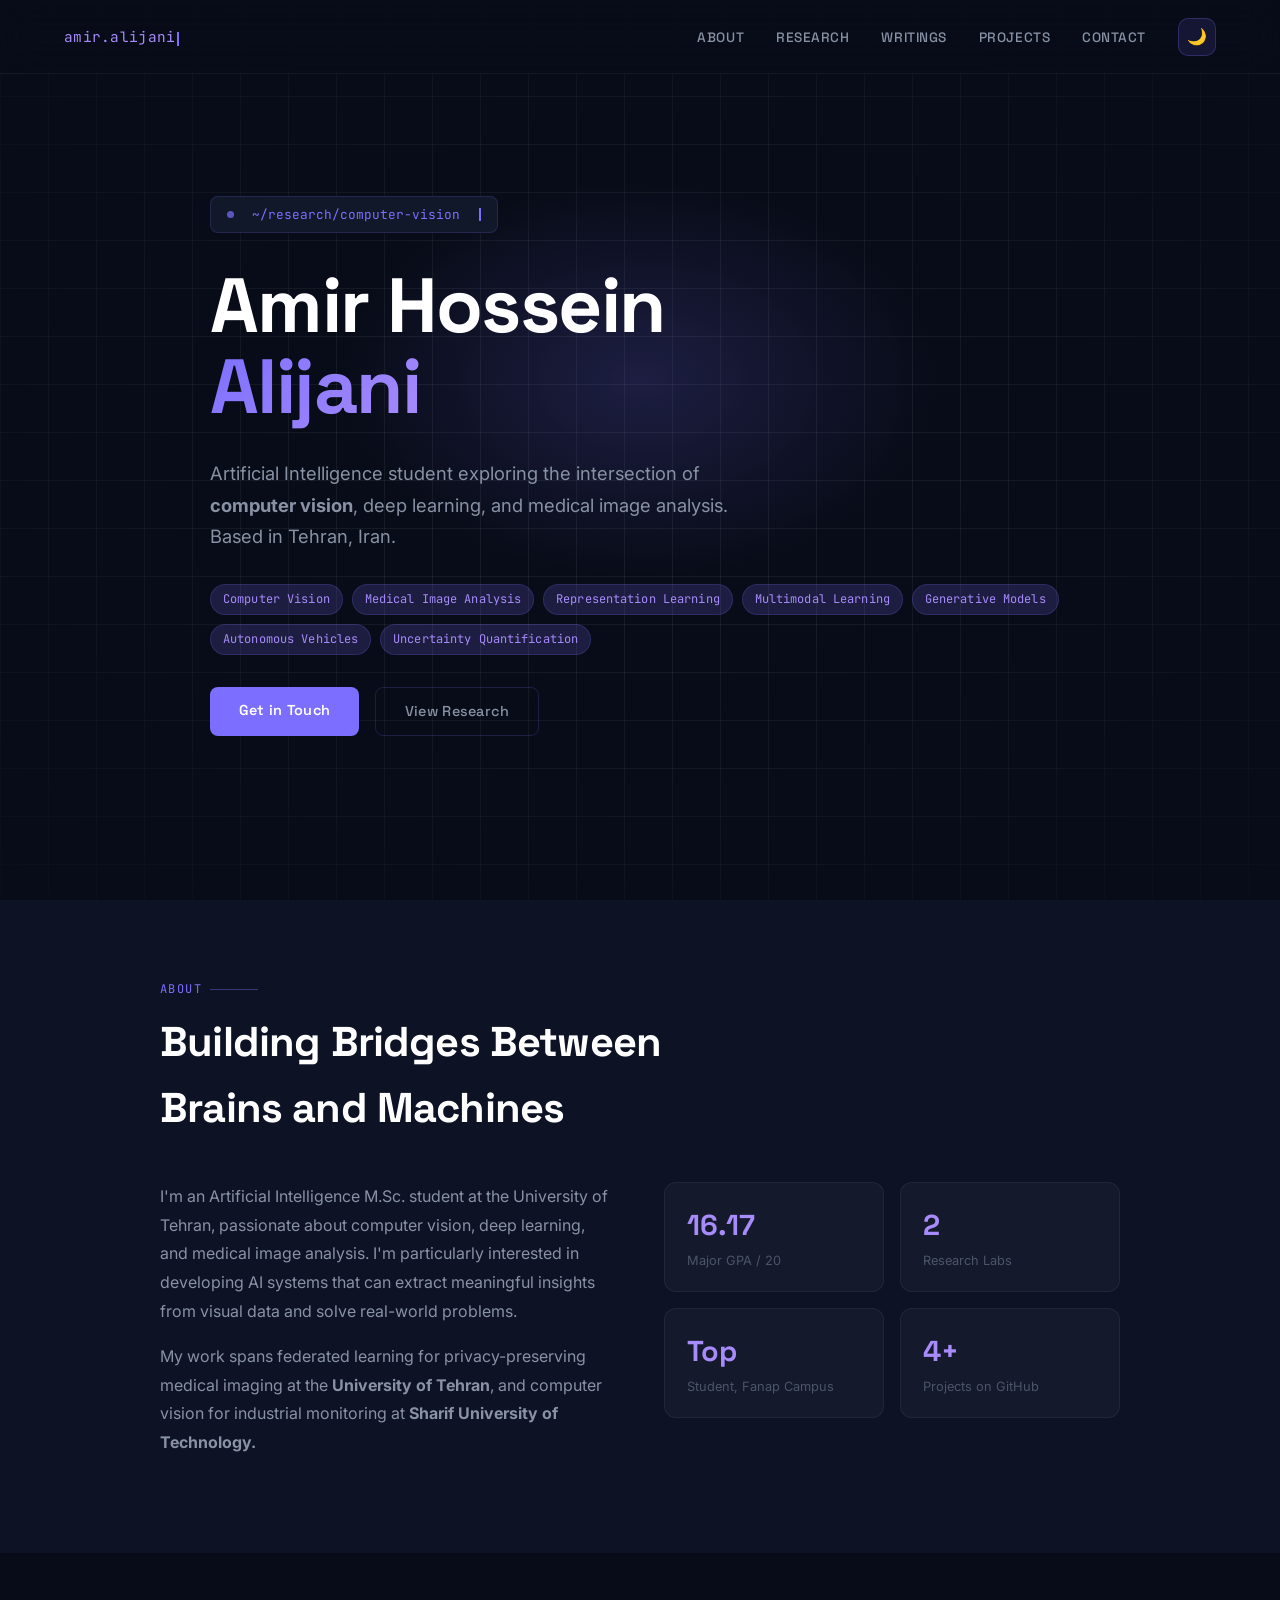
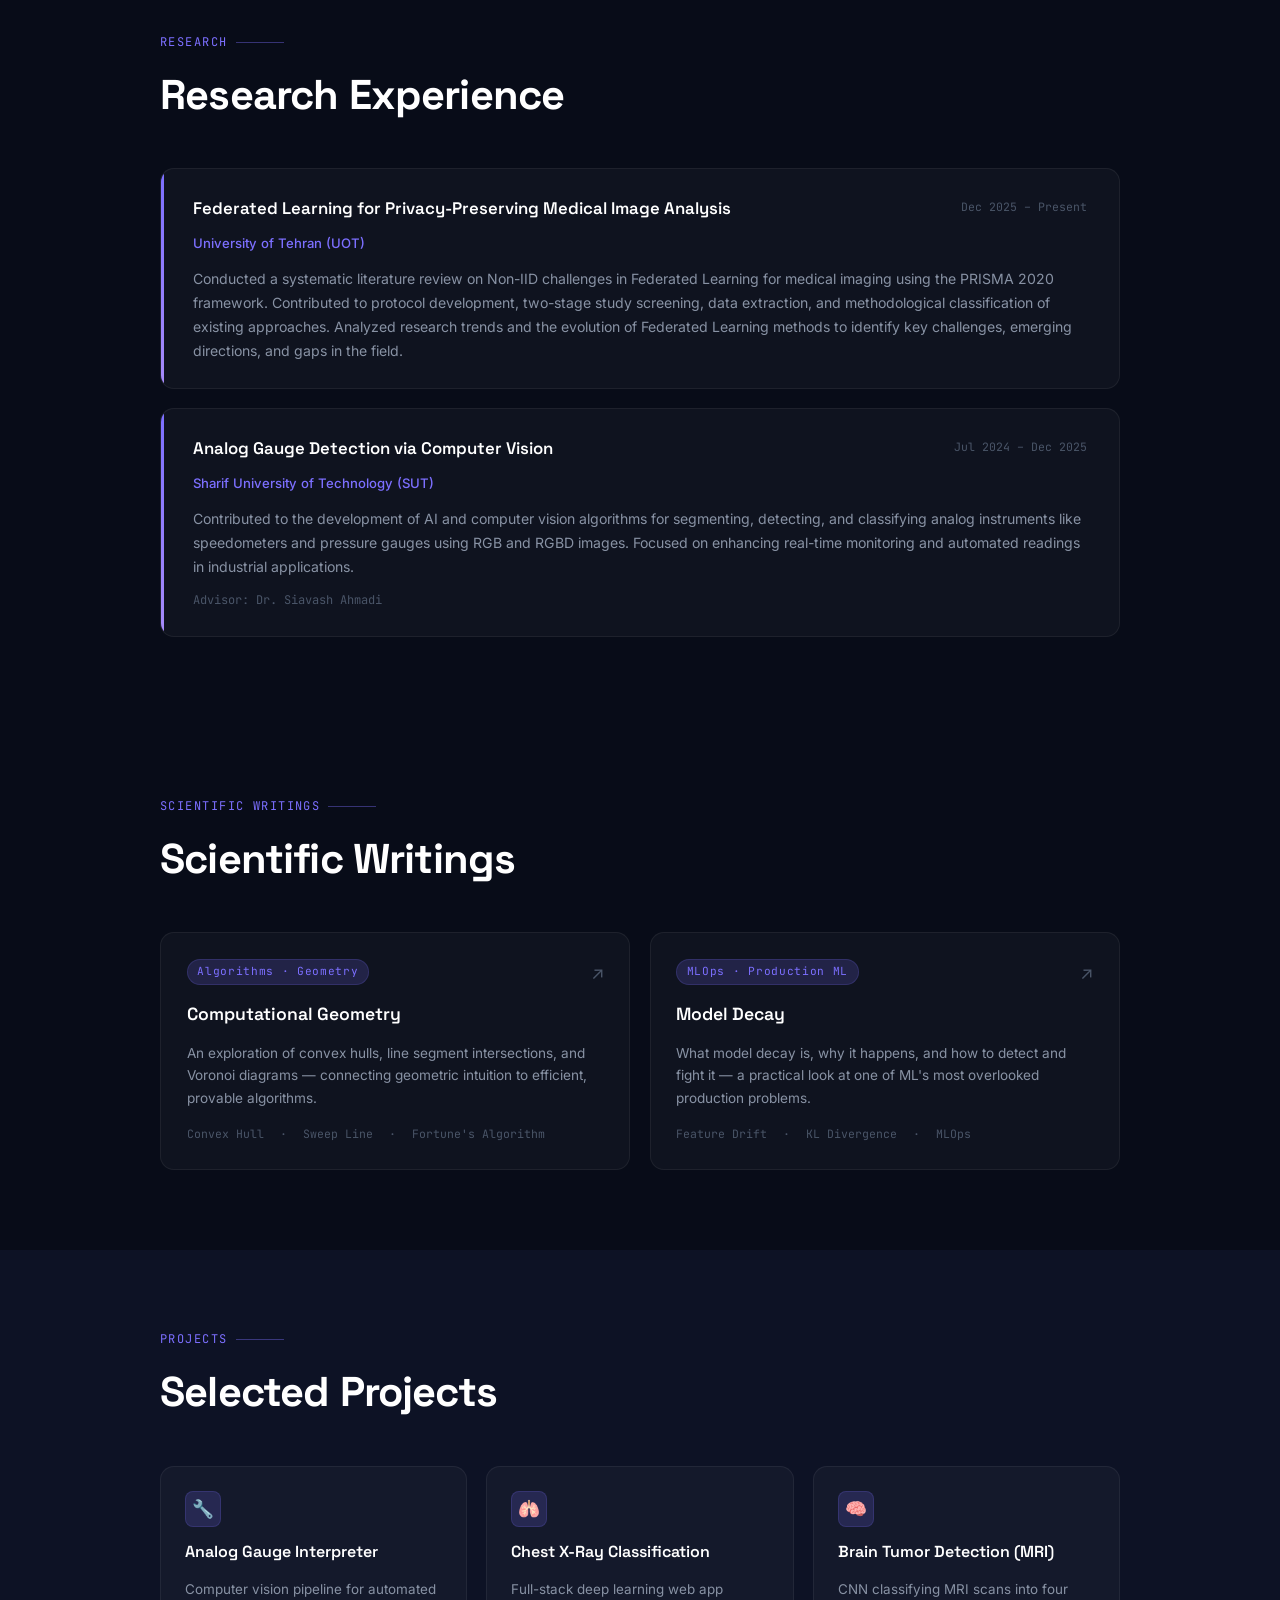
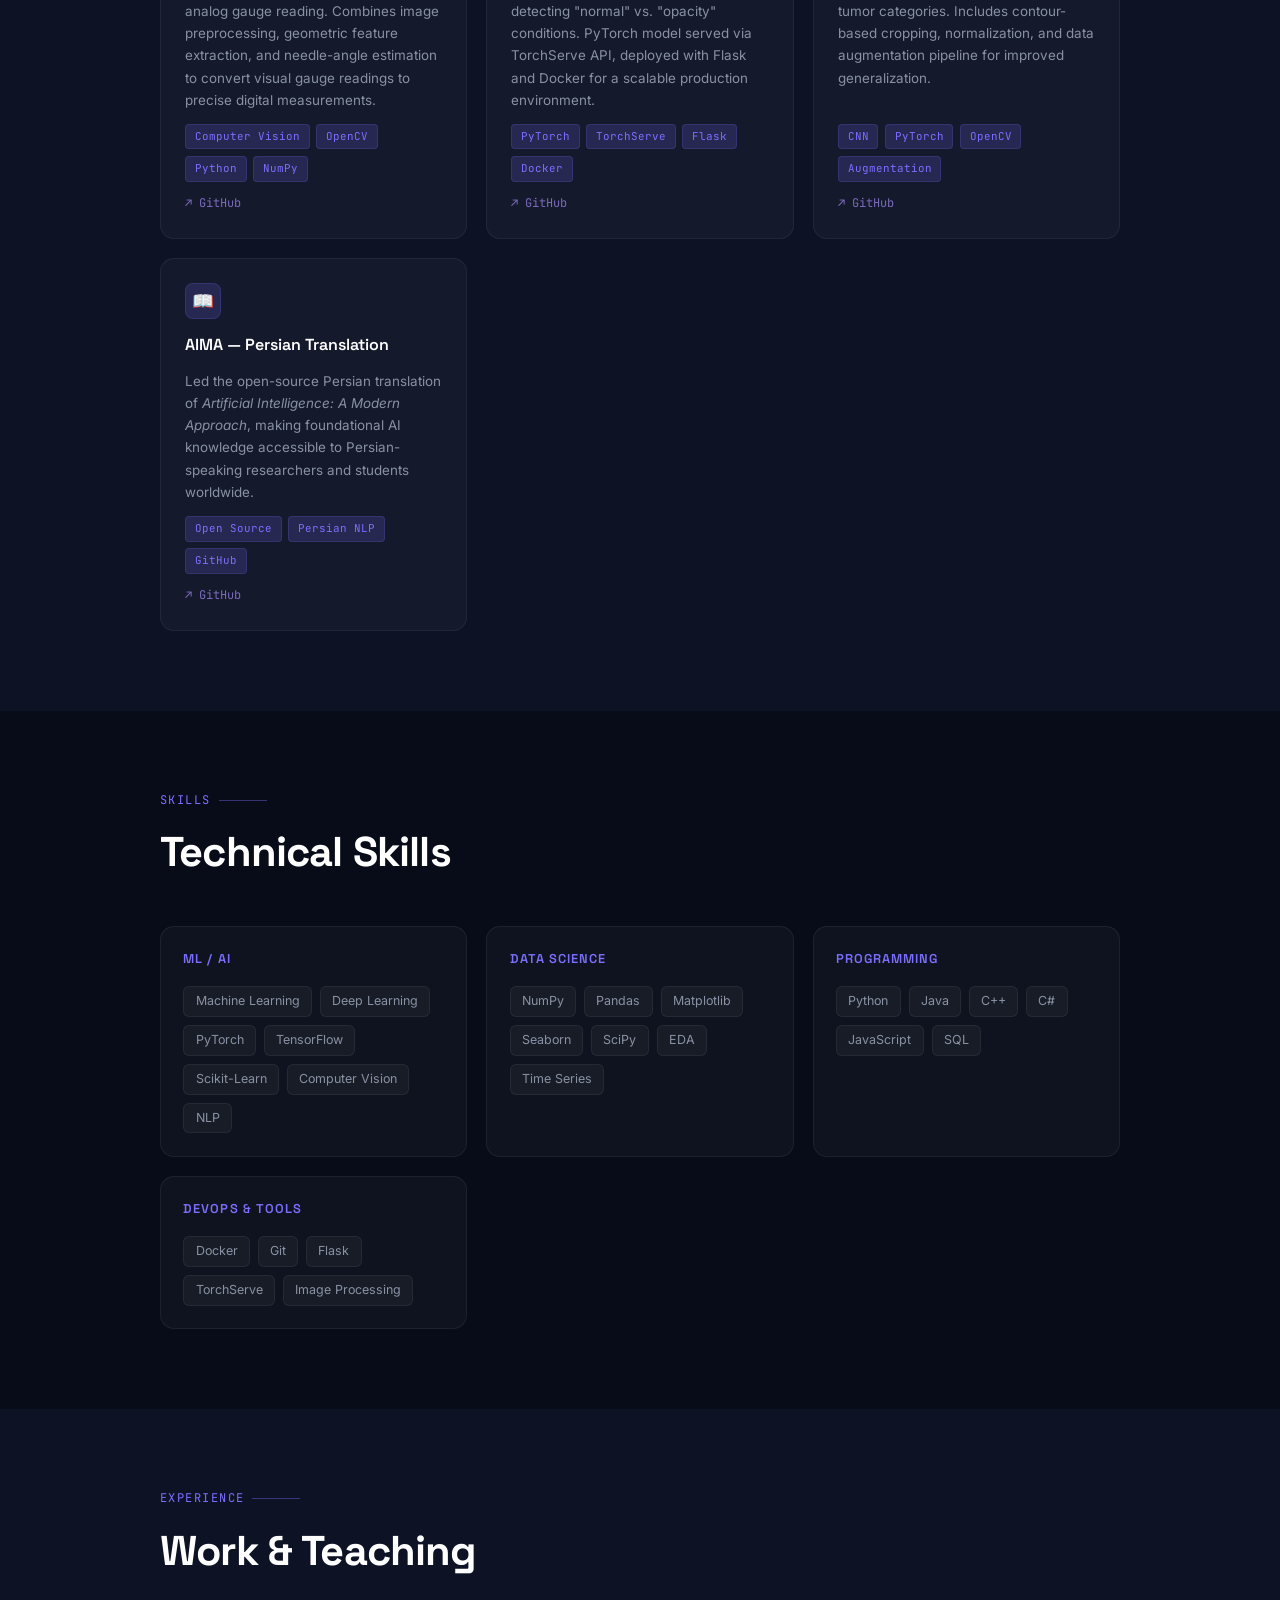
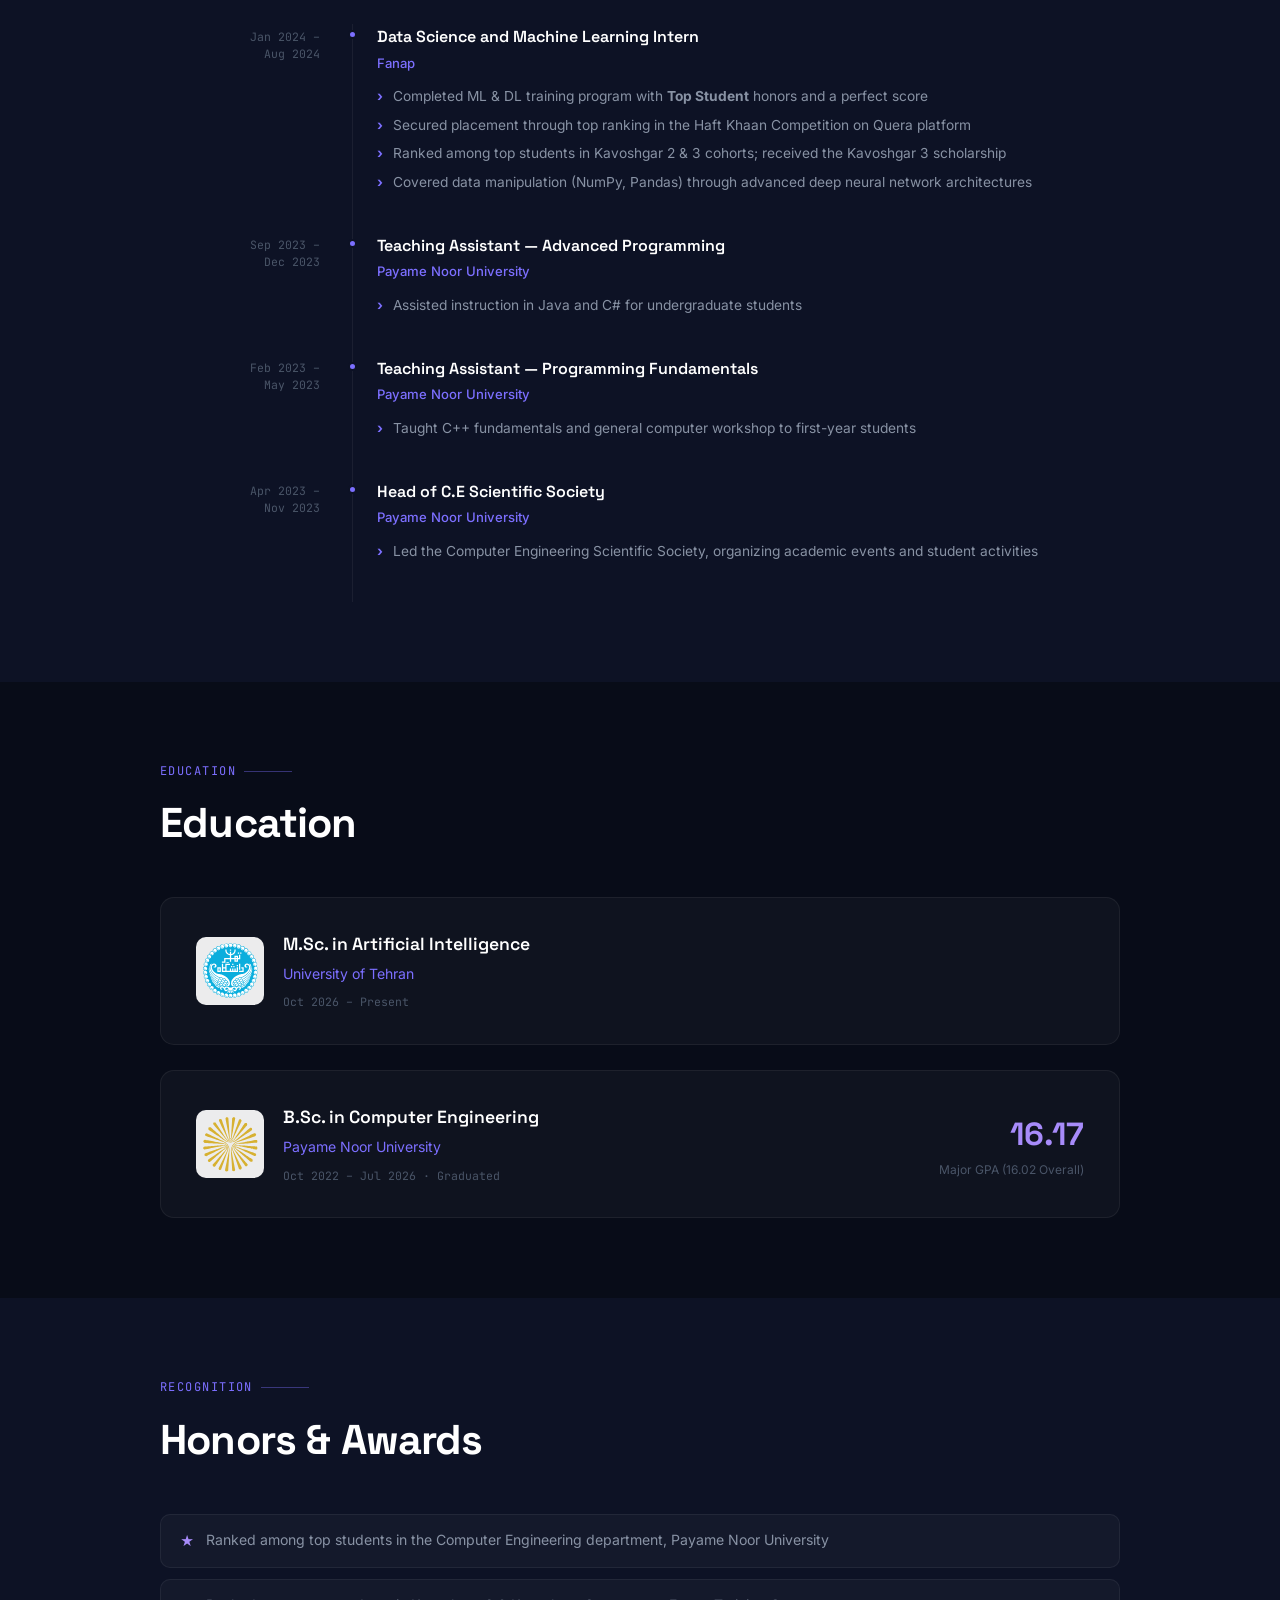
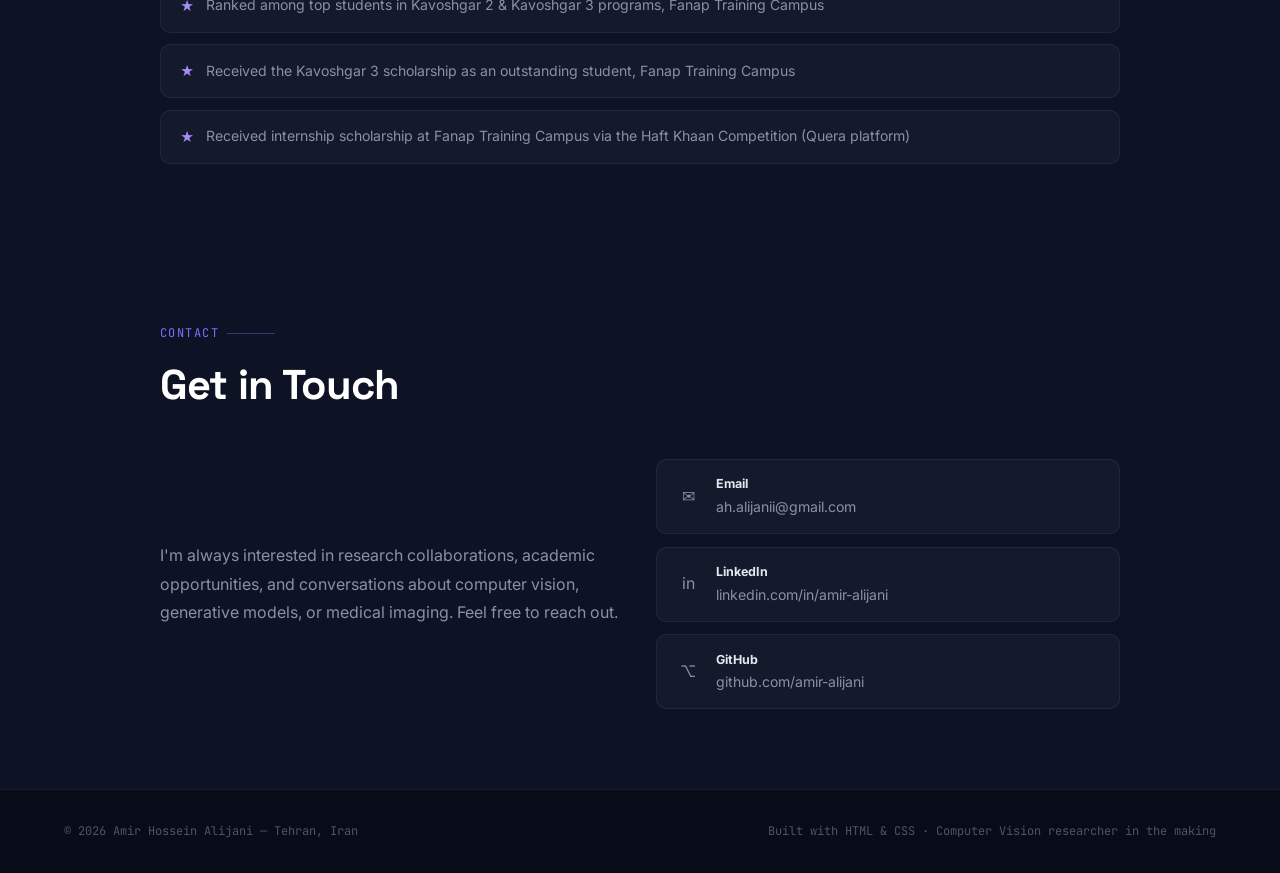
<file: index - Copy.html>
<!DOCTYPE html>
<html lang="en" data-theme="dark">
<head>
<meta charset="UTF-8" />
<meta name="viewport" content="width=device-width, initial-scale=1.0" />
<title>Amir Hossein Alijani</title>
<script src="theme.js"></script>
<link href="https://fonts.googleapis.com/css2?family=Space+Grotesk:wght@300;400;500;600;700&family=Inter:wght@300;400;500&family=JetBrains+Mono:wght@400;500&display=swap" rel="stylesheet" />
<style>
  /* ══════════════════════════════════════
     THEME VARIABLES
  ══════════════════════════════════════ */
  :root,
  [data-theme="dark"] {
    --bg:             #080c18;
    --bg2:            #0d1225;
    --bg3:            #111829;
    --accent:         #7c6fff;
    --accent2:        #a78bfa;
    --accent-glow:    rgba(124,111,255,0.18);
    --text:           #e2e8f0;
    --text-muted:     #8892a4;
    --text-dim:       #4a5568;
    --border:         rgba(124,111,255,0.18);
    --border-subtle:  rgba(255,255,255,0.06);
    --card:           rgba(255,255,255,0.03);
    --nav-bg:         rgba(8,12,24,0.88);
    --hero-h1:        #ffffff;
    --edu-degree:     #ffffff;
    --exp-role:       #ffffff;
    --rcard-title:    #ffffff;
    --pcard-title:    #ffffff;
    --gpa-val:        #a78bfa;
    --stat-val:       #a78bfa;
    --honor-star:     #a78bfa;
    --footer-bg:      transparent;
    --toggle-bg:      rgba(124,111,255,0.12);
    --toggle-border:  rgba(124,111,255,0.25);
    --skill-pill-bg:  rgba(255,255,255,0.04);
  }

  [data-theme="light"] {
    --bg:             #f5f6fa;
    --bg2:            #eef0f7;
    --bg3:            #e8eaf3;
    --accent:         #5b4fe8;
    --accent2:        #7c6fff;
    --accent-glow:    rgba(91,79,232,0.1);
    --text:           #1a1d2e;
    --text-muted:     #4a5168;
    --text-dim:       #8892a4;
    --border:         rgba(91,79,232,0.2);
    --border-subtle:  rgba(0,0,0,0.08);
    --card:           rgba(255,255,255,0.7);
    --nav-bg:         rgba(245,246,250,0.92);
    --hero-h1:        #1a1d2e;
    --edu-degree:     #1a1d2e;
    --exp-role:       #1a1d2e;
    --rcard-title:    #1a1d2e;
    --pcard-title:    #1a1d2e;
    --gpa-val:        #5b4fe8;
    --stat-val:       #5b4fe8;
    --honor-star:     #5b4fe8;
    --footer-bg:      transparent;
    --toggle-bg:      rgba(91,79,232,0.08);
    --toggle-border:  rgba(91,79,232,0.2);
    --skill-pill-bg:  rgba(0,0,0,0.04);
  }

  /* ══════════════════════════════════════
     TRANSITION for theme switch
  ══════════════════════════════════════ */
  *, *::before, *::after {
    box-sizing: border-box; margin: 0; padding: 0;
    transition: background-color 0.25s ease, border-color 0.25s ease, color 0.25s ease;
  }
  html { scroll-behavior: smooth; }
  body {
    background: var(--bg);
    color: var(--text);
    font-family: 'Inter', sans-serif;
    line-height: 1.6;
    overflow-x: hidden;
  }

  /* ══════════════════════════════════════
     THEME TOGGLE BUTTON
  ══════════════════════════════════════ */
  .theme-toggle-btn {
    width: 38px; height: 38px;
    border-radius: 10px;
    background: var(--toggle-bg);
    border: 1px solid var(--toggle-border);
    cursor: pointer;
    display: flex; align-items: center; justify-content: center;
    position: relative; flex-shrink: 0;
    transition: background 0.2s, border-color 0.2s, transform 0.15s;
  }
  .theme-toggle-btn:hover { transform: scale(1.08); }
  .theme-icon { position: absolute; font-size: 1rem; transition: opacity 0.25s; }
  .theme-icon-moon { opacity: 1; }
  .theme-icon-sun  { opacity: 0; }
  [data-theme="light"] .theme-icon-moon { opacity: 0; }
  [data-theme="light"] .theme-icon-sun  { opacity: 1; }

  /* ══════════════════════════════════════
     NAV
  ══════════════════════════════════════ */
  nav {
    position: fixed; top: 0; left: 0; right: 0; z-index: 100;
    display: flex; justify-content: space-between; align-items: center;
    padding: 1.1rem 5vw;
    background: var(--nav-bg);
    backdrop-filter: blur(16px);
    border-bottom: 1px solid var(--border-subtle);
  }
  .nav-logo {
    font-family: 'JetBrains Mono', monospace;
    font-size: 0.9rem; color: var(--accent2); letter-spacing: 0.02em;
  }
  .nav-right { display: flex; align-items: center; gap: 2rem; }
  .nav-links { display: flex; gap: 2rem; list-style: none; }
  .nav-links a {
    font-family: 'Space Grotesk', sans-serif;
    font-size: 0.85rem; font-weight: 500;
    color: var(--text-muted); text-decoration: none;
    letter-spacing: 0.04em; text-transform: uppercase;
    transition: color 0.2s;
  }
  .nav-links a:hover { color: var(--accent2); }

  /* ══════════════════════════════════════
     HERO
  ══════════════════════════════════════ */
  #hero {
    min-height: 100vh;
    display: flex; align-items: center; justify-content: center;
    padding: 6rem 5vw 4rem;
    position: relative; overflow: hidden;
  }
  .hero-grid-bg {
    position: absolute; inset: 0;
    background-image:
      linear-gradient(var(--border-subtle) 1px, transparent 1px),
      linear-gradient(90deg, var(--border-subtle) 1px, transparent 1px);
    background-size: 48px 48px;
    mask-image: radial-gradient(ellipse 80% 80% at 50% 50%, black 30%, transparent 100%);
    pointer-events: none;
  }
  .hero-glow {
    position: absolute; top: 20%; left: 50%; transform: translateX(-50%);
    width: 600px; height: 400px;
    background: radial-gradient(ellipse, var(--accent-glow) 0%, transparent 70%);
    pointer-events: none;
  }
  .hero-inner {
    max-width: 860px; width: 100%;
    display: flex; flex-direction: column; gap: 2rem;
    position: relative; z-index: 1;
  }
  .hero-terminal {
    display: inline-flex; align-items: center; gap: 0.6rem;
    background: var(--bg3); border: 1px solid var(--border);
    border-radius: 8px; padding: 0.45rem 1rem;
    font-family: 'JetBrains Mono', monospace; font-size: 0.8rem;
    color: var(--accent); align-self: flex-start;
  }
  .terminal-dot { width: 7px; height: 7px; border-radius: 50%; background: var(--accent); opacity: 0.7; }
  .cursor {
    display: inline-block; width: 2px; height: 1em;
    background: var(--accent); margin-left: 2px;
    animation: blink 1.1s step-end infinite; vertical-align: text-bottom;
  }
  @keyframes blink { 0%,100%{opacity:1} 50%{opacity:0} }

  h1 {
    font-family: 'Space Grotesk', sans-serif;
    font-size: clamp(2.8rem, 6vw, 5rem); font-weight: 700;
    line-height: 1.05; letter-spacing: -0.02em;
    color: var(--hero-h1);
  }
  h1 .accent-word {
    background: linear-gradient(135deg, var(--accent) 0%, var(--accent2) 100%);
    -webkit-background-clip: text; -webkit-text-fill-color: transparent; background-clip: text;
  }
  .hero-tagline { font-size: 1.15rem; color: var(--text-muted); max-width: 560px; line-height: 1.7; }
  .hero-interests { display: flex; flex-wrap: wrap; gap: 0.55rem; }
  .tag {
    font-family: 'JetBrains Mono', monospace; font-size: 0.75rem;
    padding: 0.3rem 0.75rem; border-radius: 999px;
    border: 1px solid var(--border); color: var(--accent2);
    background: var(--accent-glow); letter-spacing: 0.01em;
  }
  .hero-cta { display: flex; gap: 1rem; flex-wrap: wrap; }
  .btn-primary {
    font-family: 'Space Grotesk', sans-serif; font-size: 0.9rem; font-weight: 600;
    padding: 0.75rem 1.8rem; background: var(--accent); color: #fff;
    border: none; border-radius: 8px; cursor: pointer; text-decoration: none;
    letter-spacing: 0.02em; transition: opacity 0.2s, transform 0.15s; display: inline-block;
  }
  .btn-primary:hover { opacity: 0.88; transform: translateY(-1px); }
  .btn-ghost {
    font-family: 'Space Grotesk', sans-serif; font-size: 0.9rem; font-weight: 500;
    padding: 0.75rem 1.8rem; background: transparent; color: var(--text-muted);
    border: 1px solid var(--border); border-radius: 8px; cursor: pointer;
    text-decoration: none; letter-spacing: 0.02em;
    transition: border-color 0.2s, color 0.2s; display: inline-block;
  }
  .btn-ghost:hover { border-color: var(--accent2); color: var(--accent2); }

  /* ══════════════════════════════════════
     SECTIONS
  ══════════════════════════════════════ */
  section { padding: 5rem 5vw; }
  .section-inner { max-width: 960px; margin: 0 auto; }
  .section-label {
    font-family: 'JetBrains Mono', monospace; font-size: 0.75rem;
    color: var(--accent); letter-spacing: 0.12em; text-transform: uppercase;
    margin-bottom: 0.6rem; display: flex; align-items: center; gap: 0.5rem;
  }
  .section-label::after {
    content: ''; flex: 1; max-width: 48px;
    height: 1px; background: var(--accent); opacity: 0.4;
  }
  h2 {
    font-family: 'Space Grotesk', sans-serif;
    font-size: clamp(1.8rem, 3.5vw, 2.6rem); font-weight: 700;
    color: var(--hero-h1); margin-bottom: 2.5rem; letter-spacing: -0.02em;
  }

  /* ── ABOUT ── */
  #about { background: var(--bg2); }
  .about-grid { display: grid; grid-template-columns: 1fr 1fr; gap: 3rem; align-items: start; }
  .about-text p { color: var(--text-muted); margin-bottom: 1rem; font-size: 1rem; line-height: 1.8; }
  .about-stats { display: grid; grid-template-columns: 1fr 1fr; gap: 1rem; }
  .stat-card {
    background: var(--card); border: 1px solid var(--border-subtle);
    border-radius: 12px; padding: 1.2rem 1.4rem;
  }
  .stat-val { font-family: 'Space Grotesk', sans-serif; font-size: 1.8rem; font-weight: 700; color: var(--stat-val); }
  .stat-lbl { font-size: 0.8rem; color: var(--text-dim); margin-top: 0.2rem; }

  /* ── RESEARCH ── */
  .research-cards { display: flex; flex-direction: column; gap: 1.2rem; }
  .rcard {
    background: var(--card); border: 1px solid var(--border-subtle);
    border-radius: 14px; padding: 1.6rem 2rem;
    transition: border-color 0.2s, transform 0.2s; position: relative; overflow: hidden;
  }
  .rcard::before {
    content: ''; position: absolute; left: 0; top: 0; bottom: 0; width: 3px;
    background: linear-gradient(to bottom, var(--accent), var(--accent2)); border-radius: 3px;
  }
  .rcard:hover { border-color: var(--border); transform: translateX(4px); }
  .rcard-header { display: flex; justify-content: space-between; align-items: flex-start; gap: 1rem; margin-bottom: 0.7rem; }
  .rcard-title { font-family: 'Space Grotesk', sans-serif; font-size: 1.05rem; font-weight: 600; color: var(--rcard-title); }
  .rcard-date { font-family: 'JetBrains Mono', monospace; font-size: 0.72rem; color: var(--text-dim); white-space: nowrap; padding-top: 0.2rem; }
  .rcard-inst { font-size: 0.82rem; color: var(--accent); margin-bottom: 0.8rem; font-weight: 500; }
  .rcard-desc { font-size: 0.88rem; color: var(--text-muted); line-height: 1.7; }
  .rcard-advisor { margin-top: 0.8rem; font-family: 'JetBrains Mono', monospace; font-size: 0.75rem; color: var(--text-dim); }

  /* ── PROJECTS ── */
  #projects { background: var(--bg2); }
  .project-grid { display: grid; grid-template-columns: repeat(auto-fill, minmax(280px, 1fr)); gap: 1.2rem; }
  .pcard {
    background: var(--card); border: 1px solid var(--border-subtle);
    border-radius: 14px; padding: 1.5rem;
    display: flex; flex-direction: column; gap: 0.8rem;
    transition: border-color 0.2s, transform 0.2s;
  }
  .pcard:hover { border-color: var(--border); transform: translateY(-3px); }
  .pcard-icon {
    width: 36px; height: 36px; border-radius: 8px;
    background: var(--accent-glow); border: 1px solid var(--border);
    display: flex; align-items: center; justify-content: center; font-size: 1.1rem;
  }
  .pcard-title { font-family: 'Space Grotesk', sans-serif; font-size: 1rem; font-weight: 600; color: var(--pcard-title); }
  .pcard-desc { font-size: 0.84rem; color: var(--text-muted); line-height: 1.65; flex: 1; }
  .pcard-tech { display: flex; flex-wrap: wrap; gap: 0.4rem; }
  .tech-pill {
    font-family: 'JetBrains Mono', monospace; font-size: 0.68rem;
    padding: 0.2rem 0.55rem; border-radius: 4px;
    background: var(--accent-glow); color: var(--accent);
    border: 1px solid var(--border);
  }
  .pcard-link {
    font-family: 'JetBrains Mono', monospace; font-size: 0.75rem;
    color: var(--accent2); text-decoration: none;
    display: flex; align-items: center; gap: 0.3rem;
    opacity: 0.7; transition: opacity 0.2s; align-self: flex-start;
  }
  .pcard-link:hover { opacity: 1; }

  /* ── WRITINGS ── */
  #writings { background: var(--bg); }
  .writings-grid { display: grid; grid-template-columns: repeat(auto-fill, minmax(320px, 1fr)); gap: 1.2rem; }
  .wcard {
    background: var(--card); border: 1px solid var(--border-subtle);
    border-radius: 14px; padding: 1.6rem;
    display: flex; flex-direction: column; gap: 1rem;
    text-decoration: none;
    transition: border-color 0.25s, transform 0.2s, box-shadow 0.2s;
    position: relative; overflow: hidden;
  }
  .wcard::after {
    content: ''; position: absolute; inset: 0;
    background: linear-gradient(135deg, var(--accent-glow) 0%, transparent 60%);
    opacity: 0; transition: opacity 0.25s;
  }
  .wcard:hover { border-color: var(--border); transform: translateY(-4px); box-shadow: 0 12px 40px rgba(124,111,255,0.12); }
  .wcard:hover::after { opacity: 1; }
  .wcard-top { display: flex; justify-content: space-between; align-items: flex-start; gap: 1rem; position: relative; z-index: 1; }
  .wcard-tag {
    font-family: 'JetBrains Mono', monospace; font-size: 0.7rem;
    color: var(--accent); background: var(--accent-glow);
    border: 1px solid var(--border); padding: 0.2rem 0.6rem;
    border-radius: 999px; letter-spacing: 0.06em;
  }
  .wcard-arrow { font-size: 1.1rem; color: var(--text-dim); transition: color 0.2s, transform 0.2s; }
  .wcard:hover .wcard-arrow { color: var(--accent2); transform: translate(3px,-3px); }
  .wcard-title {
    font-family: 'Space Grotesk', sans-serif; font-size: 1.1rem; font-weight: 600;
    color: var(--rcard-title); line-height: 1.3; position: relative; z-index: 1;
  }
  .wcard-desc { font-size: 0.85rem; color: var(--text-muted); line-height: 1.65; position: relative; z-index: 1; }
  .wcard-meta {
    display: flex; gap: 1rem; flex-wrap: wrap;
    font-family: 'JetBrains Mono', monospace; font-size: 0.72rem;
    color: var(--text-dim); position: relative; z-index: 1;
  }

  /* ── SKILLS ── */
  .skills-grid { display: grid; grid-template-columns: repeat(auto-fill, minmax(260px, 1fr)); gap: 1.2rem; }
  .skill-group {
    background: var(--card); border: 1px solid var(--border-subtle);
    border-radius: 14px; padding: 1.4rem;
  }
  .skill-group-title {
    font-family: 'Space Grotesk', sans-serif; font-size: 0.8rem; font-weight: 600;
    text-transform: uppercase; letter-spacing: 0.08em; color: var(--accent); margin-bottom: 1rem;
  }
  .skill-pills { display: flex; flex-wrap: wrap; gap: 0.5rem; }
  .skill-pill {
    font-size: 0.78rem; padding: 0.28rem 0.7rem; border-radius: 6px;
    background: var(--skill-pill-bg); color: var(--text-muted);
    border: 1px solid var(--border-subtle);
  }

  /* ── EXPERIENCE ── */
  #experience { background: var(--bg2); }
  .exp-timeline { display: flex; flex-direction: column; }
  .exp-item { display: grid; grid-template-columns: 160px 1fr; gap: 0 2rem; }
  .exp-time-col { padding-top: 0.2rem; text-align: right; }
  .exp-date { font-family: 'JetBrains Mono', monospace; font-size: 0.72rem; color: var(--text-dim); line-height: 1.5; }
  .exp-body-col {
    padding-left: 1.5rem; border-left: 1px solid var(--border-subtle);
    padding-bottom: 2.5rem; position: relative;
  }
  .exp-body-col::before {
    content: ''; position: absolute; left: -5px; top: 6px;
    width: 9px; height: 9px; border-radius: 50%;
    background: var(--accent); border: 2px solid var(--bg2);
  }
  .exp-role { font-family: 'Space Grotesk', sans-serif; font-size: 1rem; font-weight: 600; color: var(--exp-role); margin-bottom: 0.2rem; }
  .exp-org { font-size: 0.82rem; color: var(--accent); margin-bottom: 0.7rem; font-weight: 500; }
  .exp-bullets { list-style: none; display: flex; flex-direction: column; gap: 0.4rem; }
  .exp-bullets li { font-size: 0.86rem; color: var(--text-muted); padding-left: 1rem; position: relative; line-height: 1.6; }
  .exp-bullets li::before { content: '›'; position: absolute; left: 0; color: var(--accent); font-weight: 700; }

  /* ── EDUCATION ── */
  .edu-card {
    background: var(--card); border: 1px solid var(--border-subtle);
    border-radius: 14px; padding: 2rem 2.2rem;
    display: flex; justify-content: space-between; align-items: center; gap: 2rem;
  }
  .edu-school-info { display: flex; align-items: center; gap: 1.2rem; min-width: 0; }
  .edu-school-logo {
    width: 68px; height: 68px; object-fit: contain; flex-shrink: 0;
    padding: 0.35rem; border-radius: 10px;
    background: rgba(255,255,255,0.92); border: 1px solid var(--border-subtle);
  }
  .edu-degree { font-family: 'Space Grotesk', sans-serif; font-size: 1.1rem; font-weight: 600; color: var(--edu-degree); margin-bottom: 0.3rem; }
  .edu-school { font-size: 0.88rem; color: var(--accent); margin-bottom: 0.5rem; }
  .edu-period { font-family: 'JetBrains Mono', monospace; font-size: 0.72rem; color: var(--text-dim); }
  .edu-gpa-block { text-align: right; flex-shrink: 0; }
  .gpa-val { font-family: 'Space Grotesk', sans-serif; font-size: 2rem; font-weight: 700; color: var(--gpa-val); }
  .gpa-lbl { font-size: 0.75rem; color: var(--text-dim); }

  /* ── HONORS ── */
  .honors-list { display: flex; flex-direction: column; gap: 0.7rem; }
  .honor-item {
    display: flex; align-items: flex-start; gap: 0.75rem;
    padding: 0.9rem 1.2rem; background: var(--card);
    border: 1px solid var(--border-subtle); border-radius: 10px;
  }
  .honor-star { color: var(--honor-star); font-size: 0.85rem; flex-shrink: 0; padding-top: 0.1rem; }
  .honor-text { font-size: 0.88rem; color: var(--text-muted); line-height: 1.6; }

  /* ── CONTACT ── */
  #contact { background: var(--bg2); }
  .contact-grid { display: grid; grid-template-columns: 1fr 1fr; gap: 2rem; align-items: center; }
  .contact-text p { color: var(--text-muted); line-height: 1.8; }
  .contact-links { display: flex; flex-direction: column; gap: 0.8rem; }
  .contact-item {
    display: flex; align-items: center; gap: 1rem;
    padding: 0.9rem 1.2rem; background: var(--card);
    border: 1px solid var(--border-subtle); border-radius: 10px;
    text-decoration: none; transition: border-color 0.2s;
  }
  .contact-item:hover { border-color: var(--border); }
  .contact-icon { font-size: 1rem; width: 24px; text-align: center; color: var(--text-muted); }
  .contact-val { font-size: 0.88rem; color: var(--text-muted); }
  .contact-val strong { color: var(--text); display: block; font-size: 0.78rem; margin-bottom: 0.1rem; }

  /* ── FOOTER ── */
  footer {
    padding: 2rem 5vw; border-top: 1px solid var(--border-subtle);
    display: flex; justify-content: space-between; align-items: center; flex-wrap: wrap; gap: 1rem;
  }
  footer p { font-family: 'JetBrains Mono', monospace; font-size: 0.75rem; color: var(--text-dim); }

  /* ── RESPONSIVE ── */
  @media (max-width: 720px) {
    .about-grid { grid-template-columns: 1fr; }
    .contact-grid { grid-template-columns: 1fr; }
    .exp-item { grid-template-columns: 1fr; }
    .exp-time-col { text-align: left; }
    .exp-body-col { padding-left: 1rem; }
    .edu-card { flex-direction: column; }
    .edu-gpa-block { text-align: left; }
    .nav-links { display: none; }
  }
  @media (prefers-reduced-motion: reduce) {
    .cursor { animation: none; }
  }
</style>
</head>
<body>

<!-- NAV -->
<nav>
  <span class="nav-logo">amir.alijani<span class="cursor"></span></span>
  <div class="nav-right">
    <ul class="nav-links">
      <li><a href="#about">About</a></li>
      <li><a href="#research">Research</a></li>
      <li><a href="#writings">Writings</a></li>
      <li><a href="#projects">Projects</a></li>
      <li><a href="#contact">Contact</a></li>
    </ul>
    <button class="theme-toggle-btn" onclick="__themeToggle()" aria-label="Switch theme">
      <span class="theme-icon theme-icon-moon">🌙</span>
      <span class="theme-icon theme-icon-sun">☀️</span>
    </button>
  </div>
</nav>

<!-- HERO -->
<section id="hero">
  <div class="hero-grid-bg"></div>
  <div class="hero-glow"></div>
  <div class="hero-inner">
    <div class="hero-terminal">
      <span class="terminal-dot"></span>
      &nbsp;~/research/computer-vision&nbsp;<span class="cursor"></span>
    </div>
    <h1>Amir Hossein<br /><span class="accent-word">Alijani</span></h1>
    <p class="hero-tagline">
      Artificial Intelligence student exploring the intersection of <strong>computer vision</strong>, deep learning, and medical image analysis. Based in Tehran, Iran.
    </p>
    <div class="hero-interests">
      <span class="tag">Computer Vision</span>
      <span class="tag">Medical Image Analysis</span>
      <span class="tag">Representation Learning</span>
      <span class="tag">Multimodal Learning</span>
      <span class="tag">Generative Models</span>
      <span class="tag">Autonomous Vehicles</span>
      <span class="tag">Uncertainty Quantification</span>
    </div>
    <div class="hero-cta">
      <a href="mailto:ah.alijanii@gmail.com" class="btn-primary">Get in Touch</a>
      <a href="#research" class="btn-ghost">View Research</a>
    </div>
  </div>
</section>

<!-- ABOUT -->
<section id="about">
  <div class="section-inner">
    <div class="section-label">About</div>
    <h2>Building Bridges Between<br />Brains and Machines</h2>
    <div class="about-grid">
      <div class="about-text">
        <p>I'm an Artificial Intelligence M.Sc. student at the University of Tehran, passionate about computer vision, deep learning, and medical image analysis. I'm particularly interested in developing AI systems that can extract meaningful insights from visual data and solve real-world problems.</p>
        <p>My work spans federated learning for privacy-preserving medical imaging at the <strong>University of Tehran</strong>, and computer vision for industrial monitoring at <strong>Sharif University of Technology.</strong></p>
      </div>
      <div class="about-stats">
        <div class="stat-card">
          <div class="stat-val">16.17</div>
          <div class="stat-lbl">Major GPA / 20</div>
        </div>
        <div class="stat-card">
          <div class="stat-val">2</div>
          <div class="stat-lbl">Research Labs</div>
        </div>
        <div class="stat-card">
          <div class="stat-val">Top</div>
          <div class="stat-lbl">Student, Fanap Campus</div>
        </div>
        <div class="stat-card">
          <div class="stat-val">4+</div>
          <div class="stat-lbl">Projects on GitHub</div>
        </div>
      </div>
    </div>
  </div>
</section>

<!-- RESEARCH -->
<section id="research">
  <div class="section-inner">
    <div class="section-label">Research</div>
    <h2>Research Experience</h2>
    <div class="research-cards">
      <div class="rcard">
        <div class="rcard-header">
          <div class="rcard-title">Federated Learning for Privacy-Preserving Medical Image Analysis</div>
          <div class="rcard-date">Dec 2025 – Present</div>
        </div>
        <div class="rcard-inst">University of Tehran (UOT)</div>
        <div class="rcard-desc">Conducted a systematic literature review on Non-IID challenges in Federated Learning for medical imaging using the PRISMA 2020 framework. Contributed to protocol development, two-stage study screening, data extraction, and methodological classification of existing approaches. Analyzed research trends and the evolution of Federated Learning methods to identify key challenges, emerging directions, and gaps in the field.</div>
      </div>
      <div class="rcard">
        <div class="rcard-header">
          <div class="rcard-title">Analog Gauge Detection via Computer Vision</div>
          <div class="rcard-date">Jul 2024 – Dec 2025</div>
        </div>
        <div class="rcard-inst">Sharif University of Technology (SUT)</div>
        <div class="rcard-desc">Contributed to the development of AI and computer vision algorithms for segmenting, detecting, and classifying analog instruments like speedometers and pressure gauges using RGB and RGBD images. Focused on enhancing real-time monitoring and automated readings in industrial applications.</div>
        <div class="rcard-advisor">Advisor: Dr. Siavash Ahmadi</div>
      </div>
    </div>
  </div>
</section>

<!-- WRITINGS -->
<section id="writings">
  <div class="section-inner">
    <div class="section-label">Scientific Writings</div>
    <h2>Scientific Writings</h2>
    <div class="writings-grid">
      <a href="writings/computational-geometry.html" class="wcard">
        <div class="wcard-top">
          <span class="wcard-tag">Algorithms · Geometry</span>
          <span class="wcard-arrow">↗</span>
        </div>
        <div class="wcard-title">Computational Geometry</div>
        <div class="wcard-desc">An exploration of convex hulls, line segment intersections, and Voronoi diagrams — connecting geometric intuition to efficient, provable algorithms.</div>
        <div class="wcard-meta">
          <span>Convex Hull</span>
          <span>·</span>
          <span>Sweep Line</span>
          <span>·</span>
          <span>Fortune's Algorithm</span>
        </div>
      </a>

      <a href="writings/model-decay.html" class="wcard">
        <div class="wcard-top">
          <span class="wcard-tag">MLOps · Production ML</span>
          <span class="wcard-arrow">↗</span>
        </div>
        <div class="wcard-title">Model Decay</div>
        <div class="wcard-desc">What model decay is, why it happens, and how to detect and fight it — a practical look at one of ML's most overlooked production problems.</div>
        <div class="wcard-meta">
          <span>Feature Drift</span>
          <span>·</span>
          <span>KL Divergence</span>
          <span>·</span>
          <span>MLOps</span>
        </div>
      </a>
    </div>
  </div>
</section>

<!-- PROJECTS -->
<section id="projects">
  <div class="section-inner">
    <div class="section-label">Projects</div>
    <h2>Selected Projects</h2>
    <div class="project-grid">
      <div class="pcard">
        <div class="pcard-icon">🔧</div>
        <div class="pcard-title">Analog Gauge Interpreter</div>
        <div class="pcard-desc">Computer vision pipeline for automated analog gauge reading. Combines image preprocessing, geometric feature extraction, and needle-angle estimation to convert visual gauge readings to precise digital measurements.</div>
        <div class="pcard-tech">
          <span class="tech-pill">Computer Vision</span><span class="tech-pill">OpenCV</span>
          <span class="tech-pill">Python</span><span class="tech-pill">NumPy</span>
        </div>
        <a href="https://github.com/amir-alijani" class="pcard-link">↗ GitHub</a>
      </div>
      <div class="pcard">
        <div class="pcard-icon">🫁</div>
        <div class="pcard-title">Chest X-Ray Classification</div>
        <div class="pcard-desc">Full-stack deep learning web app detecting "normal" vs. "opacity" conditions. PyTorch model served via TorchServe API, deployed with Flask and Docker for a scalable production environment.</div>
        <div class="pcard-tech">
          <span class="tech-pill">PyTorch</span><span class="tech-pill">TorchServe</span>
          <span class="tech-pill">Flask</span><span class="tech-pill">Docker</span>
        </div>
        <a href="https://github.com/amir-alijani" class="pcard-link">↗ GitHub</a>
      </div>
      <div class="pcard">
        <div class="pcard-icon">🧠</div>
        <div class="pcard-title">Brain Tumor Detection (MRI)</div>
        <div class="pcard-desc">CNN classifying MRI scans into four tumor categories. Includes contour-based cropping, normalization, and data augmentation pipeline for improved generalization.</div>
        <div class="pcard-tech">
          <span class="tech-pill">CNN</span><span class="tech-pill">PyTorch</span>
          <span class="tech-pill">OpenCV</span><span class="tech-pill">Augmentation</span>
        </div>
        <a href="https://github.com/amir-alijani" class="pcard-link">↗ GitHub</a>
      </div>
      <div class="pcard">
        <div class="pcard-icon">📖</div>
        <div class="pcard-title">AIMA — Persian Translation</div>
        <div class="pcard-desc">Led the open-source Persian translation of <em>Artificial Intelligence: A Modern Approach</em>, making foundational AI knowledge accessible to Persian-speaking researchers and students worldwide.</div>
        <div class="pcard-tech">
          <span class="tech-pill">Open Source</span><span class="tech-pill">Persian NLP</span>
          <span class="tech-pill">GitHub</span>
        </div>
        <a href="https://github.com/amir-alijani" class="pcard-link">↗ GitHub</a>
      </div>
    </div>
  </div>
</section>

<!-- SKILLS -->
<section id="skills">
  <div class="section-inner">
    <div class="section-label">Skills</div>
    <h2>Technical Skills</h2>
    <div class="skills-grid">
      <div class="skill-group">
        <div class="skill-group-title">ML / AI</div>
        <div class="skill-pills">
          <span class="skill-pill">Machine Learning</span><span class="skill-pill">Deep Learning</span>
          <span class="skill-pill">PyTorch</span><span class="skill-pill">TensorFlow</span>
          <span class="skill-pill">Scikit-Learn</span><span class="skill-pill">Computer Vision</span>
          <span class="skill-pill">NLP</span>
        </div>
      </div>
      <div class="skill-group">
        <div class="skill-group-title">Data Science</div>
        <div class="skill-pills">
          <span class="skill-pill">NumPy</span><span class="skill-pill">Pandas</span>
          <span class="skill-pill">Matplotlib</span><span class="skill-pill">Seaborn</span>
          <span class="skill-pill">SciPy</span><span class="skill-pill">EDA</span>
          <span class="skill-pill">Time Series</span>
        </div>
      </div>
      <div class="skill-group">
        <div class="skill-group-title">Programming</div>
        <div class="skill-pills">
          <span class="skill-pill">Python</span><span class="skill-pill">Java</span>
          <span class="skill-pill">C++</span><span class="skill-pill">C#</span>
          <span class="skill-pill">JavaScript</span><span class="skill-pill">SQL</span>
        </div>
      </div>
      <div class="skill-group">
        <div class="skill-group-title">DevOps & Tools</div>
        <div class="skill-pills">
          <span class="skill-pill">Docker</span><span class="skill-pill">Git</span>
          <span class="skill-pill">Flask</span><span class="skill-pill">TorchServe</span>
          <span class="skill-pill">Image Processing</span>
        </div>
      </div>
    </div>
  </div>
</section>

<!-- EXPERIENCE -->
<section id="experience">
  <div class="section-inner">
    <div class="section-label">Experience</div>
    <h2>Work & Teaching</h2>
    <div class="exp-timeline">
      <div class="exp-item">
        <div class="exp-time-col"><div class="exp-date">Jan 2024 –<br />Aug 2024</div></div>
        <div class="exp-body-col">
          <div class="exp-role">Data Science and Machine Learning Intern</div>
          <div class="exp-org">Fanap</div>
          <ul class="exp-bullets">
            <li>Completed ML & DL training program with <strong>Top Student</strong> honors and a perfect score</li>
            <li>Secured placement through top ranking in the Haft Khaan Competition on Quera platform</li>
            <li>Ranked among top students in Kavoshgar 2 & 3 cohorts; received the Kavoshgar 3 scholarship</li>
            <li>Covered data manipulation (NumPy, Pandas) through advanced deep neural network architectures</li>
          </ul>
        </div>
      </div>
      <div class="exp-item">
        <div class="exp-time-col"><div class="exp-date">Sep 2023 –<br />Dec 2023</div></div>
        <div class="exp-body-col">
          <div class="exp-role">Teaching Assistant — Advanced Programming</div>
          <div class="exp-org">Payame Noor University</div>
          <ul class="exp-bullets"><li>Assisted instruction in Java and C# for undergraduate students</li></ul>
        </div>
      </div>
      <div class="exp-item">
        <div class="exp-time-col"><div class="exp-date">Feb 2023 –<br />May 2023</div></div>
        <div class="exp-body-col">
          <div class="exp-role">Teaching Assistant — Programming Fundamentals</div>
          <div class="exp-org">Payame Noor University</div>
          <ul class="exp-bullets"><li>Taught C++ fundamentals and general computer workshop to first-year students</li></ul>
        </div>
      </div>
      <div class="exp-item">
        <div class="exp-time-col"><div class="exp-date">Apr 2023 –<br />Nov 2023</div></div>
        <div class="exp-body-col">
          <div class="exp-role">Head of C.E Scientific Society</div>
          <div class="exp-org">Payame Noor University</div>
          <ul class="exp-bullets"><li>Led the Computer Engineering Scientific Society, organizing academic events and student activities</li></ul>
        </div>
      </div>
    </div>
  </div>
</section>

<!-- EDUCATION -->
<section id="education">
  <div class="section-inner">
    <div class="section-label">Education</div>
    <h2>Education</h2>
    <div class="edu-card">
      <div class="edu-school-info">
        <img class="edu-school-logo" src="./University_of_Tehran_logo.svg" alt="University of Tehran logo" loading="lazy" />
        <div>
          <div class="edu-degree">M.Sc. in Artificial Intelligence</div>
          <div class="edu-school">University of Tehran</div>
          <div class="edu-period">Oct 2026 – Present</div>
        </div>
      </div>
    </div>
  </br>
    <div class="edu-card">
      <div class="edu-school-info">
        <img class="edu-school-logo" src="./Payame_Noor_University_Logo.svg" alt="Payame Noor University logo" loading="lazy" />
        <div>
          <div class="edu-degree">B.Sc. in Computer Engineering</div>
          <div class="edu-school">Payame Noor University</div>
          <div class="edu-period">Oct 2022 – Jul 2026 · Graduated</div>
        </div>
      </div>
      <div class="edu-gpa-block">
        <div class="gpa-val">16.17</div>
        <div class="gpa-lbl">Major GPA (16.02 Overall)</div>
      </div>
    </div>
  </div>
</section>

<!-- HONORS -->
<section id="honors" style="background: var(--bg2);">
  <div class="section-inner">
    <div class="section-label">Recognition</div>
    <h2>Honors & Awards</h2>
    <div class="honors-list">
      <div class="honor-item">
        <div class="honor-star">★</div>
        <div class="honor-text">Ranked among top students in the Computer Engineering department, Payame Noor University</div>
      </div>
      <div class="honor-item">
        <div class="honor-star">★</div>
        <div class="honor-text">Ranked among top students in Kavoshgar 2 & Kavoshgar 3 programs, Fanap Training Campus</div>
      </div>
      <div class="honor-item">
        <div class="honor-star">★</div>
        <div class="honor-text">Received the Kavoshgar 3 scholarship as an outstanding student, Fanap Training Campus</div>
      </div>
      <div class="honor-item">
        <div class="honor-star">★</div>
        <div class="honor-text">Received internship scholarship at Fanap Training Campus via the Haft Khaan Competition (Quera platform)</div>
      </div>
    </div>
  </div>
</section>

<!-- CONTACT -->
<section id="contact">
  <div class="section-inner">
    <div class="section-label">Contact</div>
    <h2>Get in Touch</h2>
    <div class="contact-grid">
      <div class="contact-text">
        <p>I'm always interested in research collaborations, academic opportunities, and conversations about computer vision, generative models, or medical imaging. Feel free to reach out.</p>
      </div>
      <div class="contact-links">
        <a href="mailto:ah.alijanii@gmail.com" class="contact-item">
          <div class="contact-icon">✉</div>
          <div class="contact-val"><strong>Email</strong>ah.alijanii@gmail.com</div>
        </a>
        <a href="https://linkedin.com/in/amir-alijani" class="contact-item" target="_blank">
          <div class="contact-icon">in</div>
          <div class="contact-val"><strong>LinkedIn</strong>linkedin.com/in/amir-alijani</div>
        </a>
        <a href="https://github.com/amir-alijani" class="contact-item" target="_blank">
          <div class="contact-icon">⌥</div>
          <div class="contact-val"><strong>GitHub</strong>github.com/amir-alijani</div>
        </a>
      </div>
    </div>
  </div>
</section>

<!-- FOOTER -->
<footer>
  <p>© 2026 Amir Hossein Alijani — Tehran, Iran</p>
  <p>Built with HTML & CSS · Computer Vision researcher in the making</p>
</footer>

</body>
</html>
</file>
